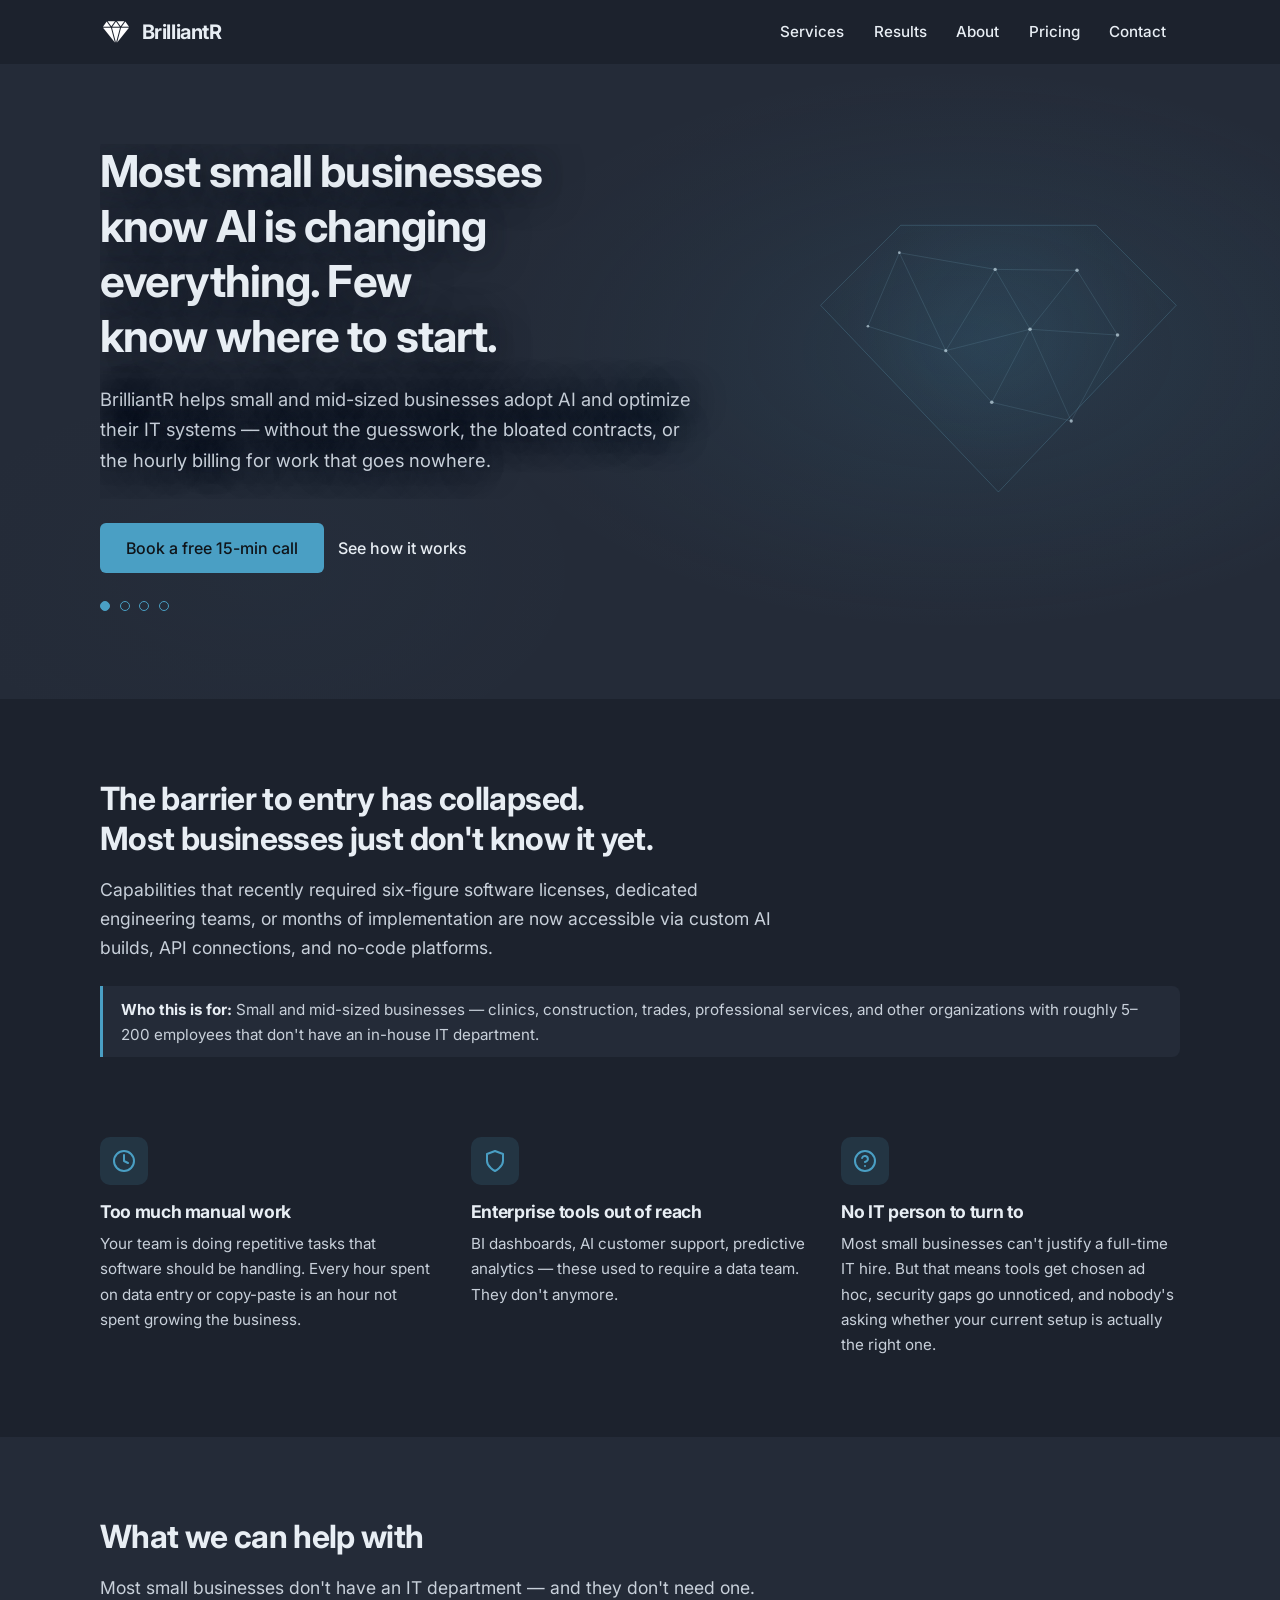
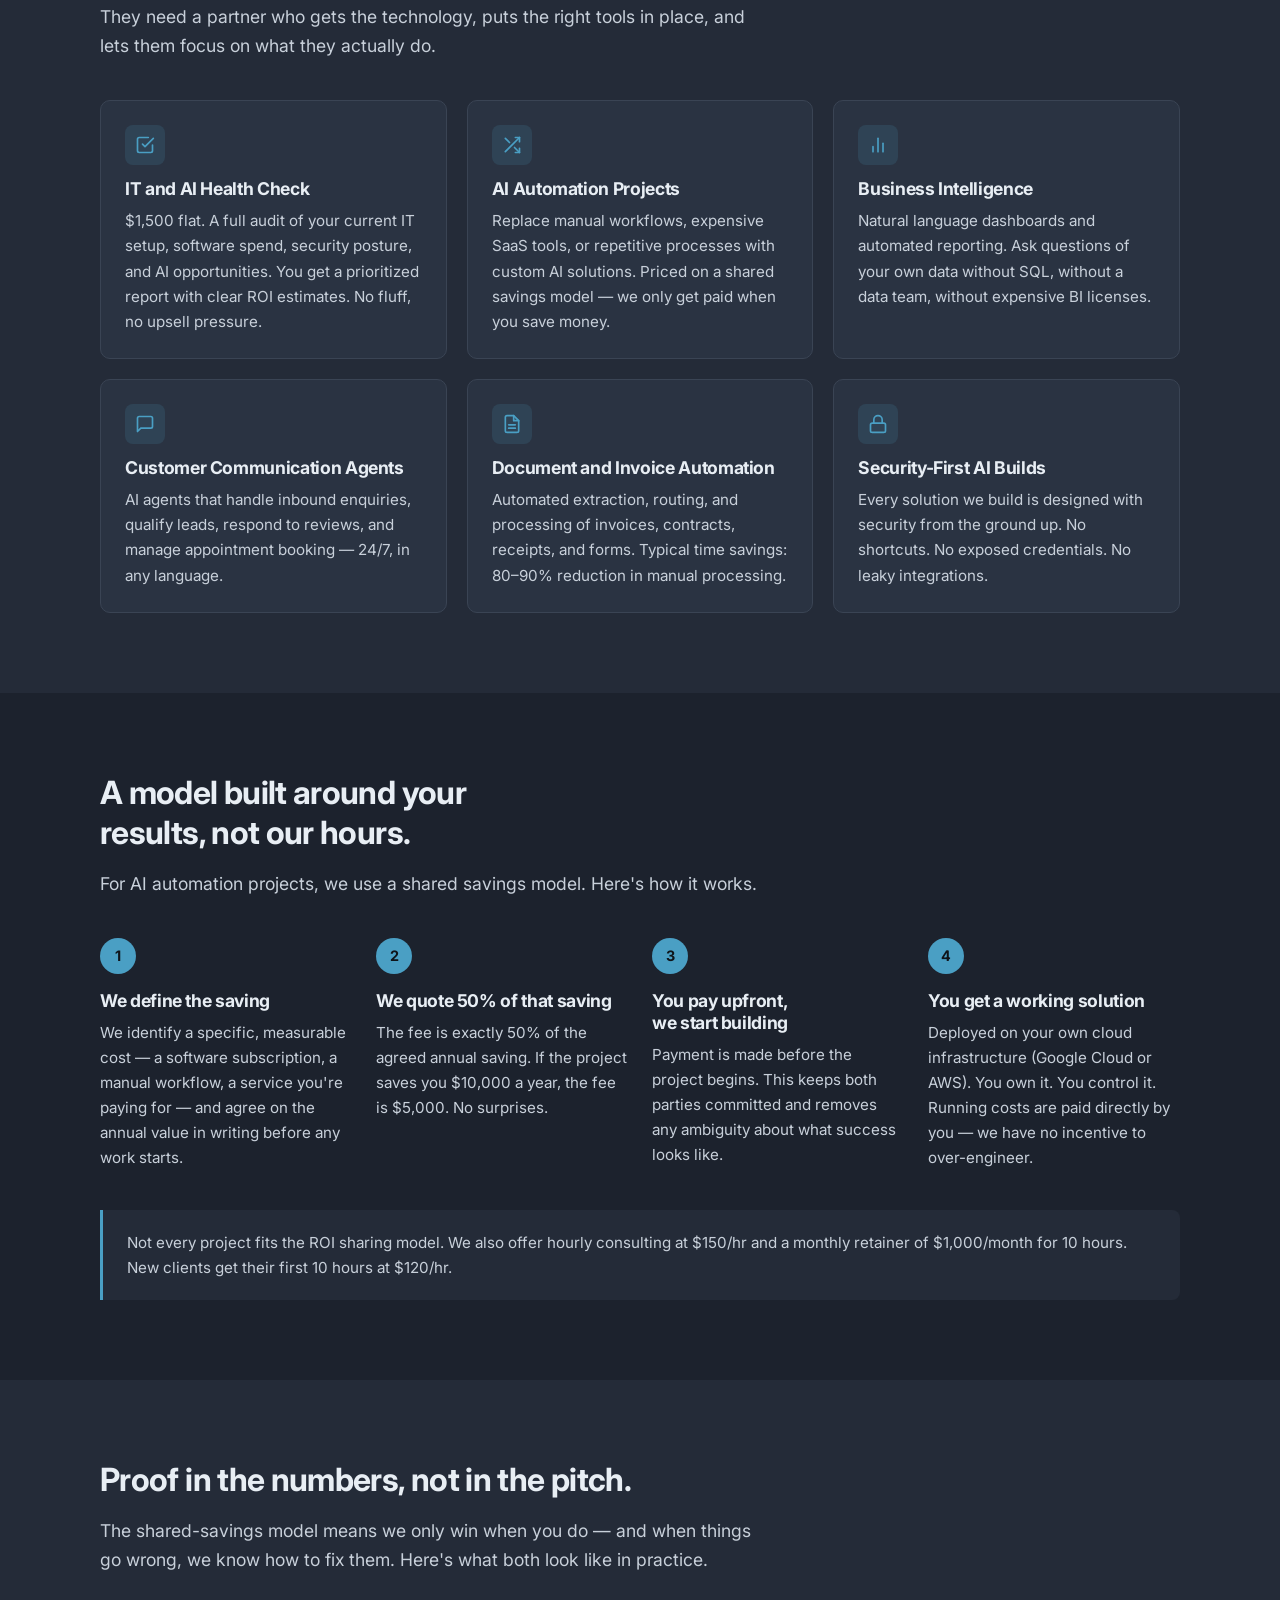
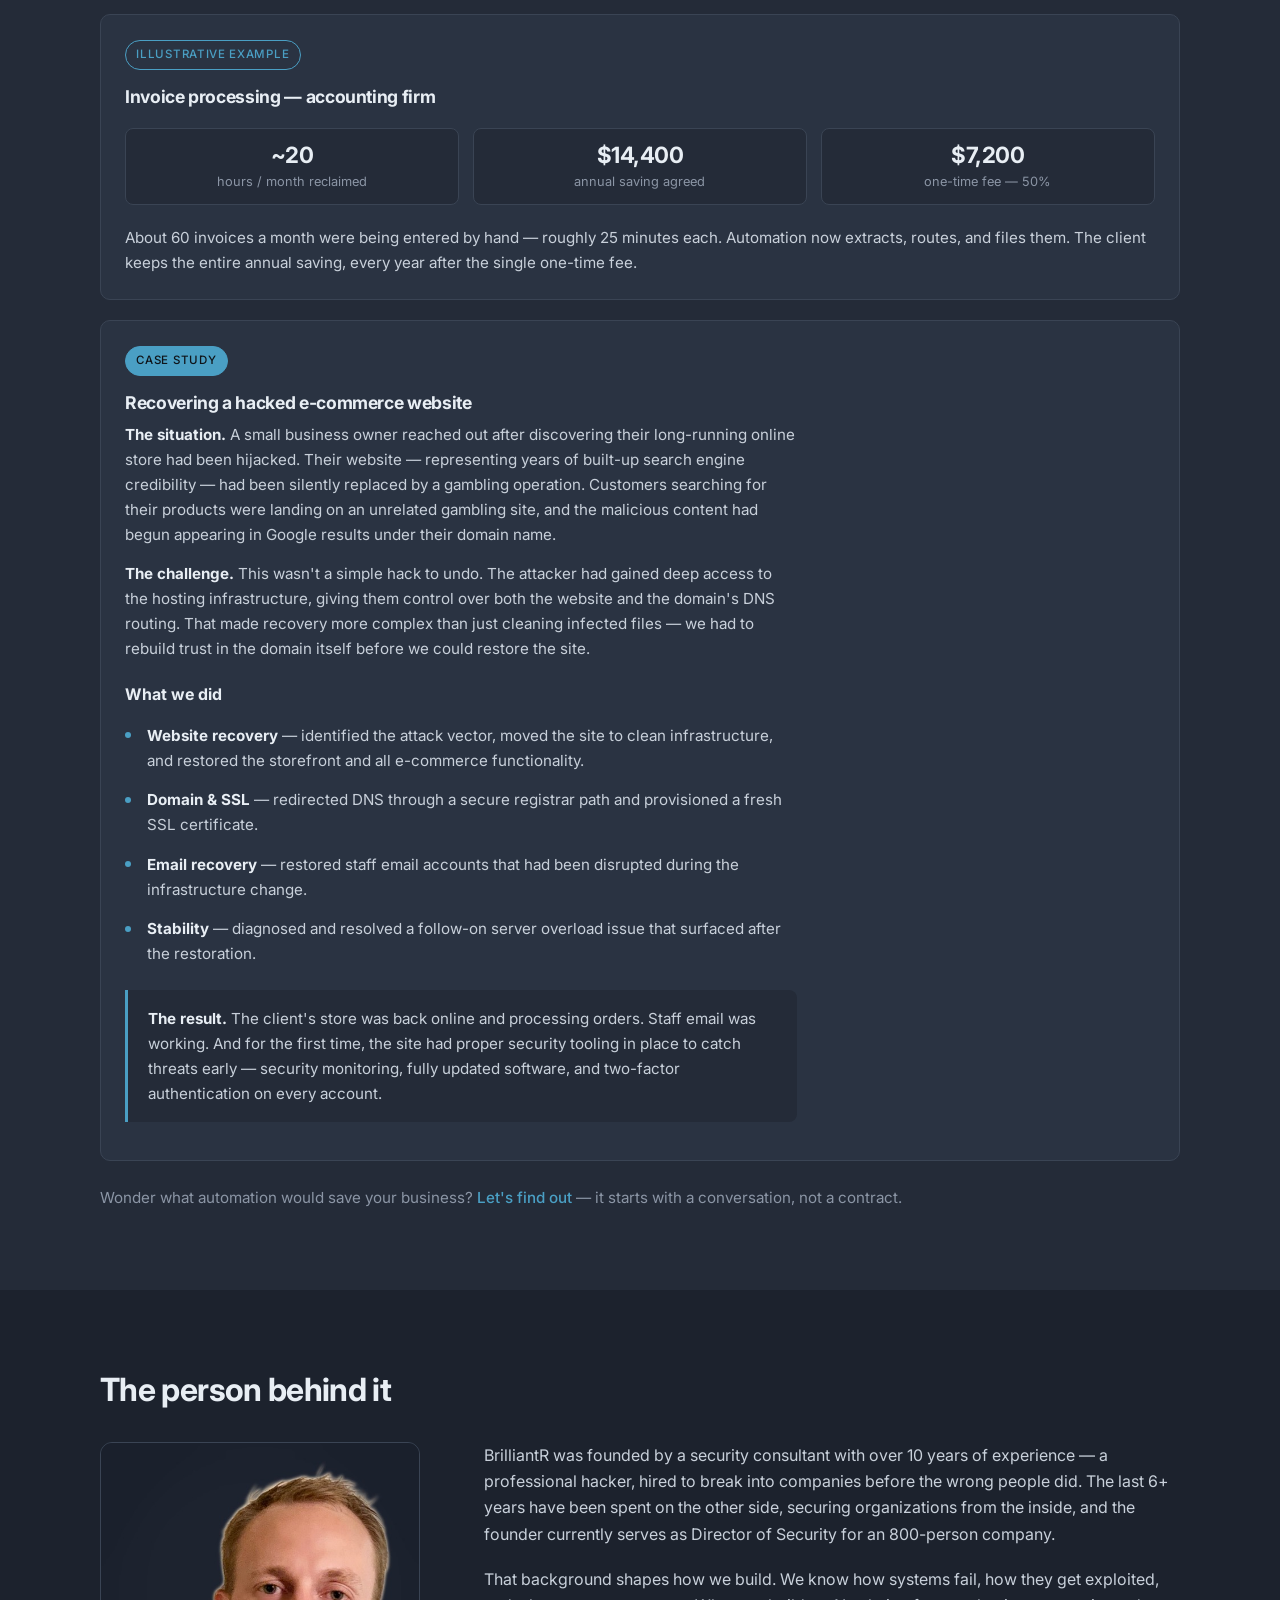
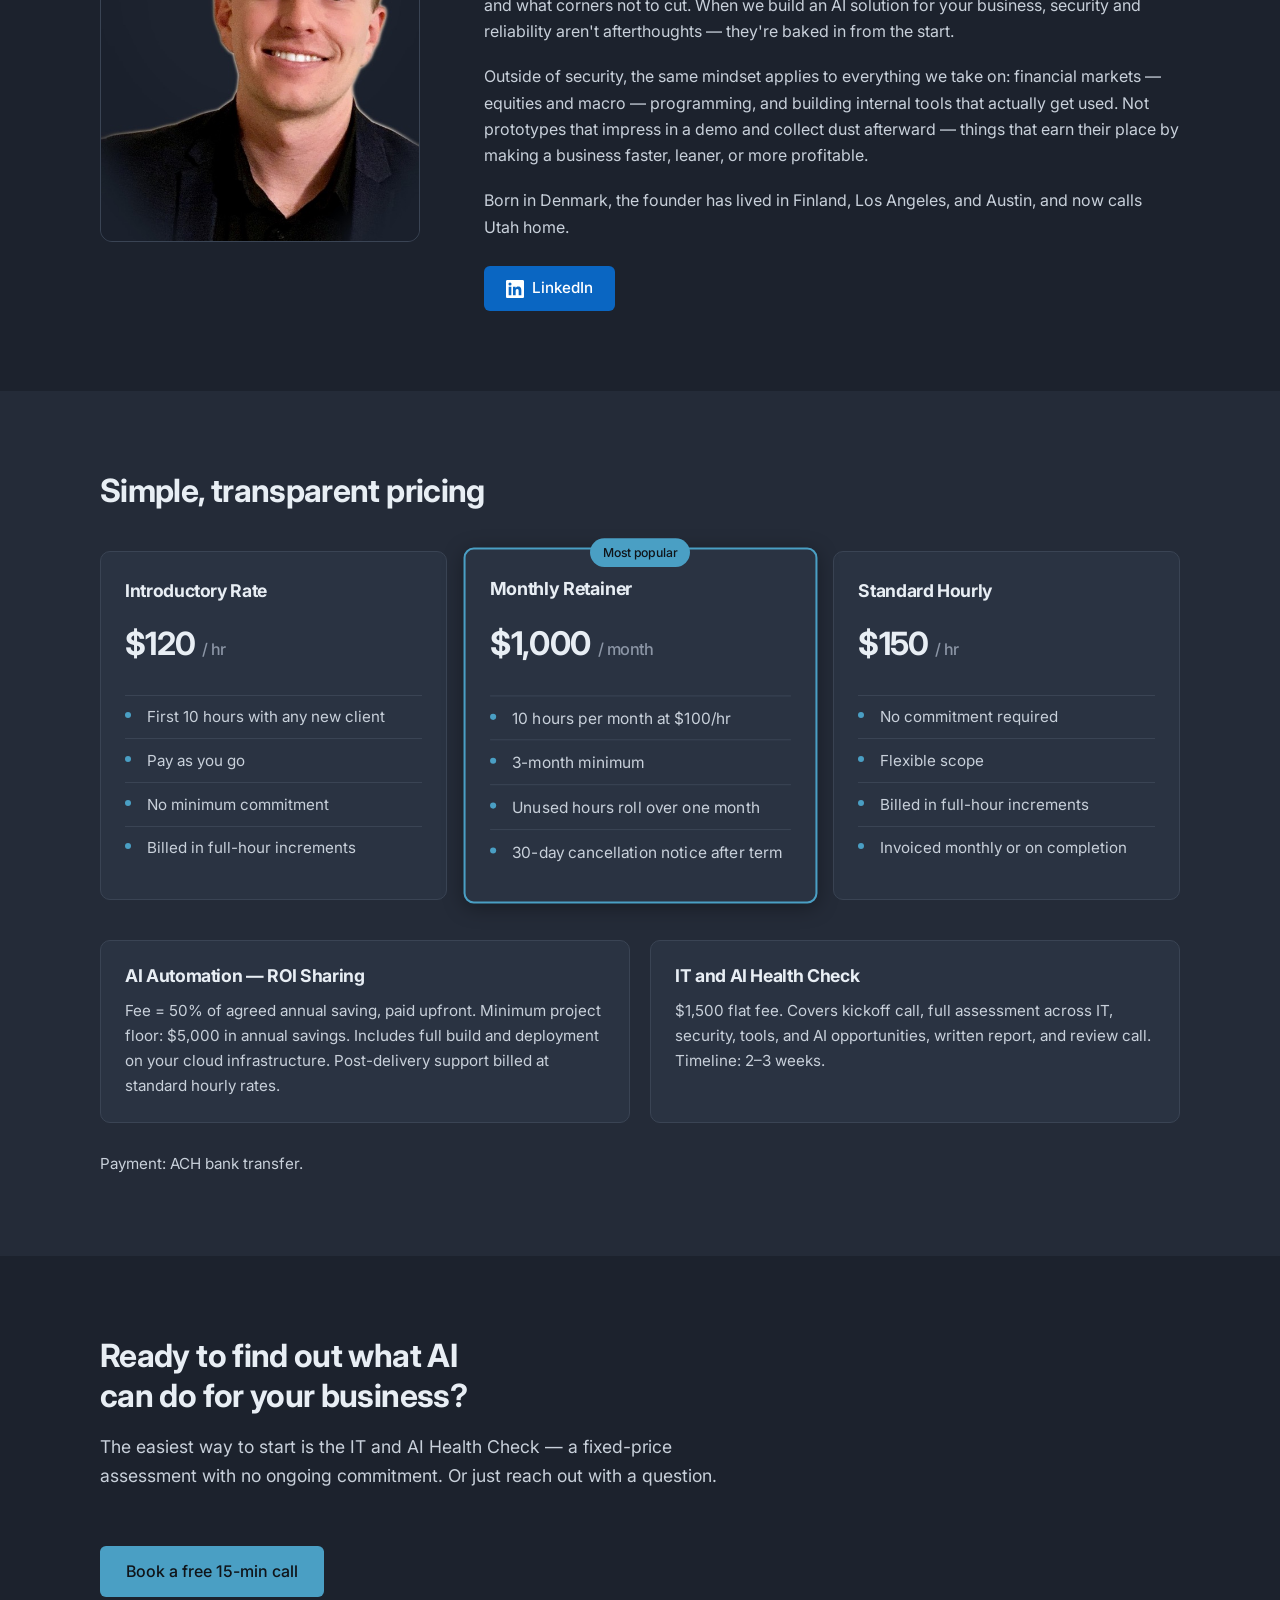
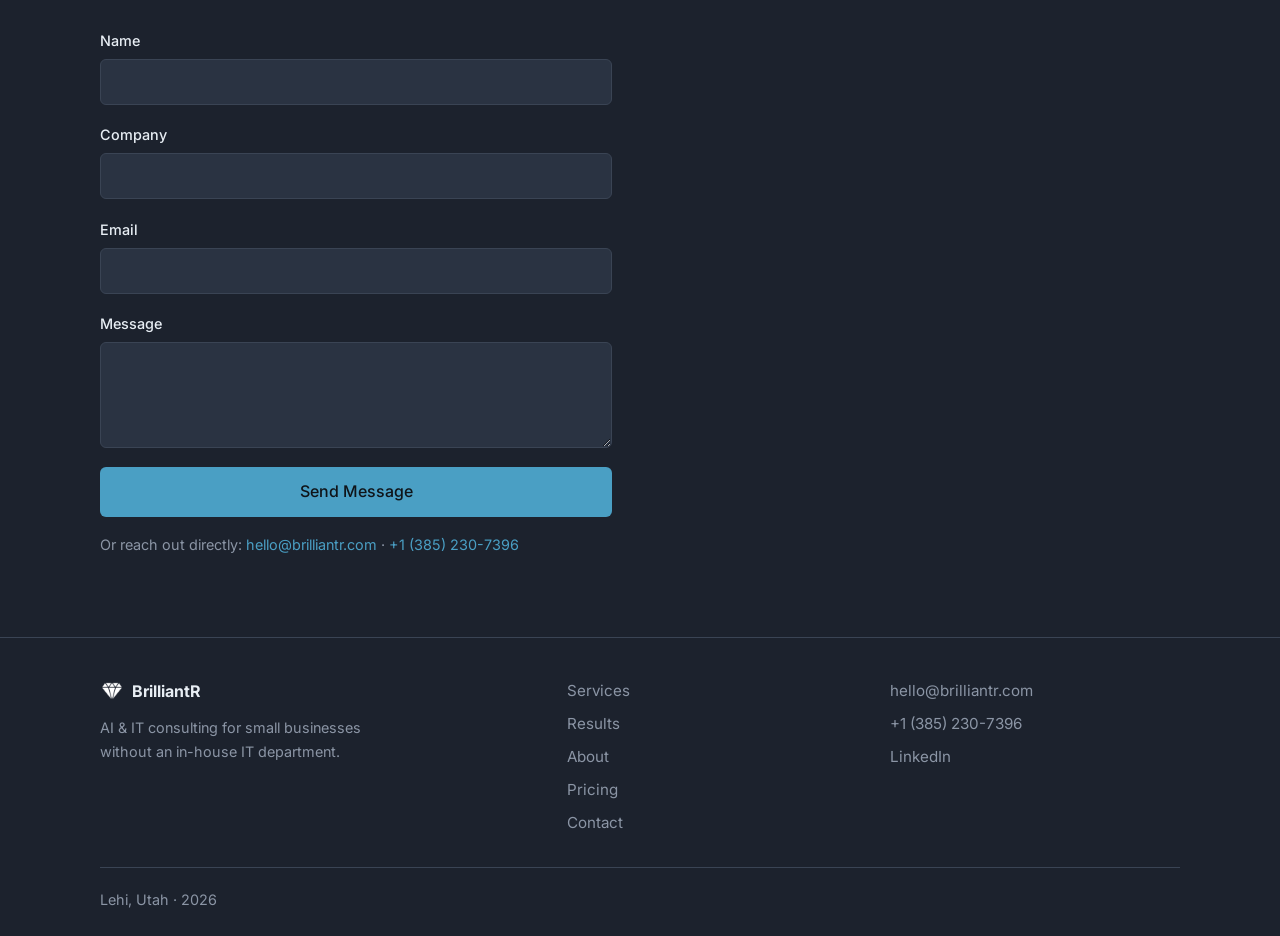
<file: index.html>
<!DOCTYPE html>
<html lang="en">
<head>
  <meta charset="UTF-8">
  <meta name="viewport" content="width=device-width, initial-scale=1.0">
  <meta name="description" content="AI and IT consulting for small businesses without an in-house IT department. Automate workflows, cut software costs, and adopt AI.">
  <meta name="robots" content="index, follow">
  <meta name="author" content="BrilliantR">
  <meta name="theme-color" content="#1C222D">
  <title>BrilliantR — AI & IT Consulting for Small Businesses</title>
  <link rel="canonical" href="https://brilliantr.com/">

  <!-- Google tag (gtag.js) — Google Analytics 4 -->
  <script async src="https://www.googletagmanager.com/gtag/js?id=G-T3CMR07BEG"></script>
  <script>
    window.dataLayer = window.dataLayer || [];
    function gtag(){dataLayer.push(arguments);}
    gtag('js', new Date());
    gtag('config', 'G-T3CMR07BEG');
  </script>


  <!-- Open Graph -->
  <meta property="og:type" content="website">
  <meta property="og:url" content="https://brilliantr.com/">
  <meta property="og:site_name" content="BrilliantR">
  <meta property="og:locale" content="en_US">
  <meta property="og:title" content="BrilliantR — AI & IT Consulting for Small Businesses">
  <meta property="og:description" content="AI and IT consulting for small businesses without an in-house IT department. Automate workflows, cut software costs, and adopt AI.">
  <meta property="og:image" content="https://brilliantr.com/images/og-card.png">
  <meta property="og:image:width" content="1200">
  <meta property="og:image:height" content="630">
  <meta property="og:image:alt" content="BrilliantR — AI & IT Consulting for Small Businesses">

  <!-- Twitter Card -->
  <meta name="twitter:card" content="summary_large_image">
  <meta name="twitter:title" content="BrilliantR — AI & IT Consulting for Small Businesses">
  <meta name="twitter:description" content="AI and IT consulting for small businesses without an in-house IT department. Automate workflows, cut software costs, and adopt AI.">
  <meta name="twitter:image" content="https://brilliantr.com/images/og-card.png">

<link rel="icon" href="images/favicon.svg?v=2" type="image/svg+xml">
  <link rel="icon" href="images/icon.png" type="image/png" sizes="32x32">
  <link rel="apple-touch-icon" href="images/apple-touch-icon.png" sizes="180x180">
  <script type="application/ld+json">
  {
    "@context": "https://schema.org",
    "@type": "ProfessionalService",
    "name": "BrilliantR",
    "url": "https://brilliantr.com",
    "description": "AI and IT consulting for small businesses without an in-house IT department. Services include AI automation, business intelligence, IT health checks, and security-first builds.",
    "email": "hello@brilliantr.com",
    "telephone": "+1-385-230-7396",
    "address": {
      "@type": "PostalAddress",
      "addressLocality": "Lehi",
      "addressRegion": "UT",
      "addressCountry": "US"
    },
    "areaServed": {
      "@type": "Country",
      "name": "United States"
    },
    "hasOfferCatalog": {
      "@type": "OfferCatalog",
      "name": "AI & IT Consulting Services",
      "itemListElement": [
        {
          "@type": "Offer",
          "itemOffered": {
            "@type": "Service",
            "name": "IT and AI Health Check",
            "description": "Full audit of your IT setup, software spend, security posture, and AI opportunities. Prioritized report with ROI estimates.",
            "offers": { "@type": "Offer", "price": "1500", "priceCurrency": "USD" }
          }
        },
        {
          "@type": "Offer",
          "itemOffered": {
            "@type": "Service",
            "name": "AI Automation Projects",
            "description": "Replace manual workflows and repetitive processes with custom AI solutions. Priced on a shared savings model."
          }
        },
        {
          "@type": "Offer",
          "itemOffered": {
            "@type": "Service",
            "name": "Business Intelligence",
            "description": "Natural language dashboards and automated reporting without SQL or a data team."
          }
        },
        {
          "@type": "Offer",
          "itemOffered": {
            "@type": "Service",
            "name": "Customer Communication Agents",
            "description": "AI agents that handle inbound enquiries, qualify leads, respond to reviews, and manage appointment booking 24/7."
          }
        },
        {
          "@type": "Offer",
          "itemOffered": {
            "@type": "Service",
            "name": "Document and Invoice Automation",
            "description": "Automated extraction, routing, and processing of invoices, contracts, receipts, and forms."
          }
        }
      ]
    },
    "founder": {
      "@type": "Person",
      "jobTitle": "AI & IT Consultant",
      "description": "Security consultant and former professional penetration tester with 10+ years experience, now Director of Security at an 800-person company.",
      "sameAs": "https://www.linkedin.com/in/runetk-dk/"
    },
    "priceRange": "$120–$1,500"
  }
  </script>
  <link rel="preconnect" href="https://fonts.googleapis.com">
  <link rel="preconnect" href="https://fonts.gstatic.com" crossorigin>
  <link rel="preload" as="style" href="https://fonts.googleapis.com/css2?family=Inter:wght@400;500;700&display=swap">
  <link rel="stylesheet" href="https://fonts.googleapis.com/css2?family=Inter:wght@400;500;700&display=swap" media="print" onload="this.media='all'">
  <noscript><link rel="stylesheet" href="https://fonts.googleapis.com/css2?family=Inter:wght@400;500;700&display=swap"></noscript>
  <link rel="stylesheet" href="css/styles.css">
  <noscript>
    <style>
      /* Fallback: without JS the first headline stays in flow and visible. */
      .hero-slides {
        height: auto;
        overflow: visible;
        transition: none;
      }
      .hero-slide {
        position: static;
        display: none;
        opacity: 1;
        visibility: visible;
      }
      .hero-slide.is-active {
        display: block;
      }
    </style>
  </noscript>
</head>
<body>
  <a class="skip-link" href="#main">Skip to content</a>
  <header class="site-header" id="site-header">
    <div class="nav-inner">
      <a class="logo" href="#top">
        <img src="images/logo.png" alt="" width="32" height="32">
        BrilliantR
      </a>
      <button
        class="nav-toggle"
        id="nav-toggle"
        type="button"
        aria-label="Open menu"
        aria-expanded="false"
        aria-controls="nav-menu"
      >
        <span></span>
        <span></span>
        <span></span>
      </button>
      <ul class="nav-links" id="nav-menu">
        <li><a href="#services">Services</a></li>
        <li><a href="#results">Results</a></li>
        <li><a href="#about">About</a></li>
        <li><a href="#pricing">Pricing</a></li>
        <li><a href="#contact">Contact</a></li>
      </ul>
    </div>
  </header>

  <main id="main">
    <section class="hero" id="top">
      <canvas class="hero-mesh" id="hero-mesh" aria-hidden="true"></canvas>
      <div class="hero-veil" aria-hidden="true"></div>
      <div class="container fade-in hero-content">
        <div class="hero-slides" id="hero-slides" role="group" aria-roledescription="carousel" aria-label="Headlines">
          <div class="hero-slide is-active" id="hero-slide-1" role="group" aria-roledescription="slide" aria-hidden="false">
            <h1>Most small businesses know AI is changing everything. Few know where to start.</h1>
            <p class="lead">BrilliantR helps small and mid-sized businesses adopt AI and optimize their IT systems — without the guesswork, the bloated contracts, or the hourly billing for work that goes nowhere.</p>
          </div>
          <div class="hero-slide" id="hero-slide-2" role="group" aria-roledescription="slide" aria-hidden="true">
            <h2>You don't need an IT department. You need the right partner.</h2>
            <p class="lead">BrilliantR brings senior security and AI expertise to businesses that can't justify a full-time hire — so you get enterprise-grade technology without the enterprise price tag.</p>
          </div>
          <div class="hero-slide" id="hero-slide-3" role="group" aria-roledescription="slide" aria-hidden="true">
            <h2>Running a non-technical business in a high-tech world?</h2>
            <p class="lead">BrilliantR speaks fluent technology so you don't have to — practical AI and IT solutions in plain language, with no jargon and no full-time IT hire required.</p>
          </div>
          <div class="hero-slide" id="hero-slide-4" role="group" aria-roledescription="slide" aria-hidden="true">
            <h2>Your team is doing work software should be doing. Automate it.</h2>
            <p class="lead">From invoice processing to customer communication, AI can reclaim hours every week. We only get paid when it actually saves you money.</p>
          </div>
        </div>
        <div class="hero-actions">
          <a class="btn btn-primary" href="https://calendar.app.google/x3fJDAPDBFuxowCc6" target="_blank" rel="noopener noreferrer">Book a free 15-min call</a>
          <a class="hero-link" href="#how-it-works">See how it works</a>
        </div>
        <div class="hero-dots" id="hero-dots" aria-label="Choose a headline">
          <button class="hero-dot is-active" type="button" aria-label="Show headline 1"></button>
          <button class="hero-dot" type="button" aria-label="Show headline 2"></button>
          <button class="hero-dot" type="button" aria-label="Show headline 3"></button>
          <button class="hero-dot" type="button" aria-label="Show headline 4"></button>
        </div>
      </div>
    </section>

    <section id="problem">
      <div class="container fade-in">
        <h2>The barrier to entry has collapsed. Most businesses just don't know it yet.</h2>
        <p class="lead">Capabilities that recently required six-figure software licenses, dedicated engineering teams, or months of implementation are now accessible via custom AI builds, API connections, and no-code platforms.</p>
        <p class="who-for"><strong>Who this is for:</strong> Small and mid-sized businesses — clinics, construction, trades, professional services, and other organizations with roughly 5–200 employees that don't have an in-house IT department.</p>
        <div class="problem-grid">
          <div class="problem-item">
            <div class="icon-wrap" aria-hidden="true">
              <svg viewBox="0 0 24 24" fill="none" stroke="currentColor" stroke-width="2" stroke-linecap="round" stroke-linejoin="round">
                <circle cx="12" cy="12" r="10"/>
                <polyline points="12 6 12 12 16 14"/>
              </svg>
            </div>
            <h3>Too much manual work</h3>
            <p>Your team is doing repetitive tasks that software should be handling. Every hour spent on data entry or copy-paste is an hour not spent growing the business.</p>
          </div>
          <div class="problem-item">
            <div class="icon-wrap" aria-hidden="true">
              <svg viewBox="0 0 24 24" fill="none" stroke="currentColor" stroke-width="2" stroke-linecap="round" stroke-linejoin="round">
                <path d="M12 22s8-4 8-10V5l-8-3-8 3v7c0 6 8 10 8 10z"/>
              </svg>
            </div>
            <h3>Enterprise tools out of reach</h3>
            <p>BI dashboards, AI customer support, predictive analytics — these used to require a data team. They don't anymore.</p>
          </div>
          <div class="problem-item">
            <div class="icon-wrap" aria-hidden="true">
              <svg viewBox="0 0 24 24" fill="none" stroke="currentColor" stroke-width="2" stroke-linecap="round" stroke-linejoin="round">
                <circle cx="12" cy="12" r="10"/>
                <path d="M9.09 9a3 3 0 0 1 5.83 1c0 2-3 3-3 3"/>
                <line x1="12" y1="17" x2="12.01" y2="17"/>
              </svg>
            </div>
            <h3>No IT person to turn to</h3>
            <p>Most small businesses can't justify a full-time IT hire. But that means tools get chosen ad hoc, security gaps go unnoticed, and nobody's asking whether your current setup is actually the right one.</p>
          </div>
        </div>
      </div>
    </section>

    <section class="section-alt" id="services">
      <div class="container fade-in">
        <h2>What we can help with</h2>
        <p class="lead">Most small businesses don't have an IT department — and they don't need one. They need a partner who gets the technology, puts the right tools in place, and lets them focus on what they actually do.</p>
        <div class="services-grid">
          <article class="service-card">
            <div class="icon-wrap" aria-hidden="true">
              <svg viewBox="0 0 24 24" fill="none" stroke="currentColor" stroke-width="2" stroke-linecap="round" stroke-linejoin="round">
                <path d="M9 11l3 3L22 4"/>
                <path d="M21 12v7a2 2 0 0 1-2 2H5a2 2 0 0 1-2-2V5a2 2 0 0 1 2-2h11"/>
              </svg>
            </div>
            <h3>IT and AI Health Check</h3>
            <p>$1,500 flat. A full audit of your current IT setup, software spend, security posture, and AI opportunities. You get a prioritized report with clear ROI estimates. No fluff, no upsell pressure.</p>
          </article>
          <article class="service-card">
            <div class="icon-wrap" aria-hidden="true">
              <svg viewBox="0 0 24 24" fill="none" stroke="currentColor" stroke-width="2" stroke-linecap="round" stroke-linejoin="round">
                <polyline points="16 3 21 3 21 8"/>
                <line x1="4" y1="20" x2="21" y2="3"/>
                <polyline points="21 16 21 21 16 21"/>
                <line x1="15" y1="15" x2="21" y2="21"/>
                <line x1="4" y1="4" x2="9" y2="9"/>
              </svg>
            </div>
            <h3>AI Automation Projects</h3>
            <p>Replace manual workflows, expensive SaaS tools, or repetitive processes with custom AI solutions. Priced on a shared savings model — we only get paid when you save money.</p>
          </article>
          <article class="service-card">
            <div class="icon-wrap" aria-hidden="true">
              <svg viewBox="0 0 24 24" fill="none" stroke="currentColor" stroke-width="2" stroke-linecap="round" stroke-linejoin="round">
                <line x1="18" y1="20" x2="18" y2="10"/>
                <line x1="12" y1="20" x2="12" y2="4"/>
                <line x1="6" y1="20" x2="6" y2="14"/>
              </svg>
            </div>
            <h3>Business Intelligence</h3>
            <p>Natural language dashboards and automated reporting. Ask questions of your own data without SQL, without a data team, without expensive BI licenses.</p>
          </article>
          <article class="service-card">
            <div class="icon-wrap" aria-hidden="true">
              <svg viewBox="0 0 24 24" fill="none" stroke="currentColor" stroke-width="2" stroke-linecap="round" stroke-linejoin="round">
                <path d="M21 15a2 2 0 0 1-2 2H7l-4 4V5a2 2 0 0 1 2-2h14a2 2 0 0 1 2 2z"/>
              </svg>
            </div>
            <h3>Customer Communication Agents</h3>
            <p>AI agents that handle inbound enquiries, qualify leads, respond to reviews, and manage appointment booking — 24/7, in any language.</p>
          </article>
          <article class="service-card">
            <div class="icon-wrap" aria-hidden="true">
              <svg viewBox="0 0 24 24" fill="none" stroke="currentColor" stroke-width="2" stroke-linecap="round" stroke-linejoin="round">
                <path d="M14 2H6a2 2 0 0 0-2 2v16a2 2 0 0 0 2 2h12a2 2 0 0 0 2-2V8z"/>
                <polyline points="14 2 14 8 20 8"/>
                <line x1="16" y1="13" x2="8" y2="13"/>
                <line x1="16" y1="17" x2="8" y2="17"/>
              </svg>
            </div>
            <h3>Document and Invoice Automation</h3>
            <p>Automated extraction, routing, and processing of invoices, contracts, receipts, and forms. Typical time savings: 80–90% reduction in manual processing.</p>
          </article>
          <article class="service-card">
            <div class="icon-wrap" aria-hidden="true">
              <svg viewBox="0 0 24 24" fill="none" stroke="currentColor" stroke-width="2" stroke-linecap="round" stroke-linejoin="round">
                <rect x="3" y="11" width="18" height="11" rx="2" ry="2"/>
                <path d="M7 11V7a5 5 0 0 1 10 0v4"/>
              </svg>
            </div>
            <h3>Security-First AI Builds</h3>
            <p>Every solution we build is designed with security from the ground up. No shortcuts. No exposed credentials. No leaky integrations.</p>
          </article>
        </div>
      </div>
    </section>

    <section id="how-it-works">
      <div class="container fade-in">
        <h2>A model built around your results, not our hours.</h2>
        <p class="lead">For AI automation projects, we use a shared savings model. Here's how it works.</p>
        <div class="timeline">
          <div class="timeline-step">
            <h3>We define the saving</h3>
            <p>We identify a specific, measurable cost — a software subscription, a manual workflow, a service you're paying for — and agree on the annual value in writing before any work starts.</p>
          </div>
          <div class="timeline-step">
            <h3>We quote 50% of that saving</h3>
            <p>The fee is exactly 50% of the agreed annual saving. If the project saves you $10,000 a year, the fee is $5,000. No surprises.</p>
          </div>
          <div class="timeline-step">
            <h3>You pay upfront, we start building</h3>
            <p>Payment is made before the project begins. This keeps both parties committed and removes any ambiguity about what success looks like.</p>
          </div>
          <div class="timeline-step">
            <h3>You get a working solution</h3>
            <p>Deployed on your own cloud infrastructure (Google Cloud or AWS). You own it. You control it. Running costs are paid directly by you — we have no incentive to over-engineer.</p>
          </div>
        </div>
        <p class="how-note">Not every project fits the ROI sharing model. We also offer hourly consulting at $150/hr and a monthly retainer of $1,000/month for 10 hours. New clients get their first 10 hours at $120/hr.</p>
      </div>
    </section>

    <section class="section-alt" id="results">
      <div class="container fade-in">
        <h2>Proof in the numbers, not in the pitch.</h2>
        <p class="lead">The shared-savings model means we only win when you do — and when things go wrong, we know how to fix them. Here's what both look like in practice.</p>
        <div class="proof-grid">
          <article class="proof-case">
            <span class="proof-tag">Illustrative example</span>
            <h3>Invoice processing — accounting firm</h3>
            <div class="proof-math">
              <div class="proof-stat">
                <span class="proof-number">~20</span>
                <span class="proof-label">hours / month reclaimed</span>
              </div>
              <div class="proof-stat">
                <span class="proof-number">$14,400</span>
                <span class="proof-label">annual saving agreed</span>
              </div>
              <div class="proof-stat">
                <span class="proof-number">$7,200</span>
                <span class="proof-label">one-time fee — 50%</span>
              </div>
            </div>
            <p>About 60 invoices a month were being entered by hand — roughly 25 minutes each. Automation now extracts, routes, and files them. The client keeps the entire annual saving, every year after the single one-time fee.</p>
          </article>
          <article class="proof-case case-study">
            <span class="proof-tag filled">Case study</span>
            <h3>Recovering a hacked e-commerce website</h3>
            <p><strong>The situation.</strong> A small business owner reached out after discovering their long-running online store had been hijacked. Their website — representing years of built-up search engine credibility — had been silently replaced by a gambling operation. Customers searching for their products were landing on an unrelated gambling site, and the malicious content had begun appearing in Google results under their domain name.</p>
            <p><strong>The challenge.</strong> This wasn't a simple hack to undo. The attacker had gained deep access to the hosting infrastructure, giving them control over both the website and the domain's DNS routing. That made recovery more complex than just cleaning infected files — we had to rebuild trust in the domain itself before we could restore the site.</p>
            <h4>What we did</h4>
            <ul>
              <li><strong>Website recovery</strong> — identified the attack vector, moved the site to clean infrastructure, and restored the storefront and all e-commerce functionality.</li>
              <li><strong>Domain &amp; SSL</strong> — redirected DNS through a secure registrar path and provisioned a fresh SSL certificate.</li>
              <li><strong>Email recovery</strong> — restored staff email accounts that had been disrupted during the infrastructure change.</li>
              <li><strong>Stability</strong> — diagnosed and resolved a follow-on server overload issue that surfaced after the restoration.</li>
            </ul>
            <p class="case-result"><strong>The result.</strong> The client's store was back online and processing orders. Staff email was working. And for the first time, the site had proper security tooling in place to catch threats early — security monitoring, fully updated software, and two-factor authentication on every account.</p>
          </article>
        </div>
        <p class="proof-cta">Wonder what automation would save your business? <a href="#contact">Let's find out</a> — it starts with a conversation, not a contract.</p>
      </div>
    </section>

    <section id="about">
      <div class="container fade-in">
        <h2>The person behind it</h2>
        <div class="about-layout">
          <div class="about-photo">
            <img
              src="images/photo.jpg"
              srcset="images/photo-560.jpg 560w, images/photo.jpg 800w"
              sizes="(min-width: 768px) 280px, 320px"
              alt="Portrait of the founder of BrilliantR"
              width="800"
              height="1000"
              loading="lazy"
            >
          </div>
          <div class="about-text">
            <p>BrilliantR was founded by a security consultant with over 10 years of experience — a professional hacker, hired to break into companies before the wrong people did. The last 6+ years have been spent on the other side, securing organizations from the inside, and the founder currently serves as Director of Security for an 800-person company.</p>
            <p>That background shapes how we build. We know how systems fail, how they get exploited, and what corners not to cut. When we build an AI solution for your business, security and reliability aren't afterthoughts — they're baked in from the start.</p>
            <p>Outside of security, the same mindset applies to everything we take on: financial markets — equities and macro — programming, and building internal tools that actually get used. Not prototypes that impress in a demo and collect dust afterward — things that earn their place by making a business faster, leaner, or more profitable.</p>
            <p>Born in Denmark, the founder has lived in Finland, Los Angeles, and Austin, and now calls Utah home.</p>
            <a class="btn btn-linkedin" href="https://www.linkedin.com/in/runetk-dk/" target="_blank" rel="noopener noreferrer">
              <svg width="18" height="18" viewBox="0 0 24 24" fill="currentColor" aria-hidden="true">
                <path d="M20.447 20.452h-3.554v-5.569c0-1.328-.027-3.037-1.852-3.037-1.853 0-2.136 1.445-2.136 2.939v5.667H9.351V9h3.414v1.561h.046c.477-.9 1.637-1.85 3.37-1.85 3.601 0 4.267 2.37 4.267 5.455v6.286zM5.337 7.433a2.062 2.062 0 01-2.063-2.065 2.064 2.064 0 112.063 2.065zm1.782 13.019H3.555V9h3.564v11.452zM22.225 0H1.771C.792 0 0 .774 0 1.729v20.542C0 23.227.792 24 1.771 24h20.451C23.2 24 24 23.227 24 22.271V1.729C24 .774 23.2 0 22.222 0h.003z"/>
              </svg>
              LinkedIn
            </a>
          </div>
        </div>
      </div>
    </section>

    <section class="section-alt" id="pricing">
      <div class="container fade-in">
        <h2>Simple, transparent pricing</h2>
        <div class="pricing-grid">
          <article class="price-card">
            <h3>Introductory Rate</h3>
            <p class="price-amount">$120 <span>/ hr</span></p>
            <ul>
              <li>First 10 hours with any new client</li>
              <li>Pay as you go</li>
              <li>No minimum commitment</li>
              <li>Billed in full-hour increments</li>
            </ul>
          </article>
          <article class="price-card featured">
            <span class="price-badge">Most popular</span>
            <h3>Monthly Retainer</h3>
            <p class="price-amount">$1,000 <span>/ month</span></p>
            <ul>
              <li>10 hours per month at $100/hr</li>
              <li>3-month minimum</li>
              <li>Unused hours roll over one month</li>
              <li>30-day cancellation notice after term</li>
            </ul>
          </article>
          <article class="price-card">
            <h3>Standard Hourly</h3>
            <p class="price-amount">$150 <span>/ hr</span></p>
            <ul>
              <li>No commitment required</li>
              <li>Flexible scope</li>
              <li>Billed in full-hour increments</li>
              <li>Invoiced monthly or on completion</li>
            </ul>
          </article>
        </div>

        <div class="pricing-bands">
          <div class="pricing-band">
            <h3>AI Automation — ROI Sharing</h3>
            <p>Fee = 50% of agreed annual saving, paid upfront. Minimum project floor: $5,000 in annual savings. Includes full build and deployment on your cloud infrastructure. Post-delivery support billed at standard hourly rates.</p>
          </div>
          <div class="pricing-band">
            <h3>IT and AI Health Check</h3>
            <p>$1,500 flat fee. Covers kickoff call, full assessment across IT, security, tools, and AI opportunities, written report, and review call. Timeline: 2–3 weeks.</p>
          </div>
        </div>

        <p class="payment-note">Payment: ACH bank transfer.</p>
      </div>
    </section>

    <section id="contact">
      <div class="container fade-in">
        <h2>Ready to find out what AI can do for your business?</h2>
        <p class="lead">The easiest way to start is the IT and AI Health Check — a fixed-price assessment with no ongoing commitment. Or just reach out with a question.</p>
        <a class="btn btn-primary booking-cta" href="https://calendar.app.google/x3fJDAPDBFuxowCc6" target="_blank" rel="noopener noreferrer">Book a free 15-min call</a>
        <form class="contact-form" id="contact-form">
          <div class="form-field">
            <label for="name">Name</label>
            <input type="text" id="name" name="name" required autocomplete="name">
          </div>
          <div class="form-field">
            <label for="company">Company</label>
            <input type="text" id="company" name="company" autocomplete="organization">
          </div>
          <div class="form-field">
            <label for="email">Email</label>
            <input type="email" id="email" name="email" required autocomplete="email">
          </div>
          <div class="form-field">
            <label for="message">Message</label>
            <textarea id="message" name="message" rows="4" required></textarea>
          </div>
          <!-- Honeypot: bots fill this in, humans don't. Hidden by CSS. -->
          <input type="text" name="botcheck" class="form-honeypot" tabindex="-1" autocomplete="off" aria-hidden="true">
          <button class="btn btn-primary" type="submit">Send Message</button>
        </form>
        <p class="form-status" id="form-status" role="status" aria-live="polite"></p>
        <p class="form-note">Or reach out directly: <a href="mailto:hello@brilliantr.com">hello@brilliantr.com</a> · <a href="tel:+13852307396">+1 (385) 230-7396</a></p>
      </div>
    </section>
  </main>

  <footer class="site-footer">
    <div class="container">
      <div class="footer-inner">
        <div class="footer-col footer-brand-col">
          <span class="footer-brand">
            <img src="images/logo.png" alt="" width="24" height="24">
            BrilliantR
          </span>
          <p class="footer-tagline">AI &amp; IT consulting for small businesses without an in-house IT department.</p>
        </div>
        <nav class="footer-col footer-nav" aria-label="Footer">
          <a href="#services">Services</a>
          <a href="#results">Results</a>
          <a href="#about">About</a>
          <a href="#pricing">Pricing</a>
          <a href="#contact">Contact</a>
        </nav>
        <div class="footer-col footer-contact">
          <a href="mailto:hello@brilliantr.com">hello@brilliantr.com</a>
          <a href="tel:+13852307396">+1 (385) 230-7396</a>
          <a href="https://www.linkedin.com/in/runetk-dk/" target="_blank" rel="noopener noreferrer">LinkedIn</a>
        </div>
      </div>
      <p class="footer-meta">Lehi, Utah · <span id="year"></span></p>
    </div>
  </footer>

  <script src="js/main.js" defer></script>
  <script src="js/hero-mesh.js" defer></script>
</body>
</html>
</file>
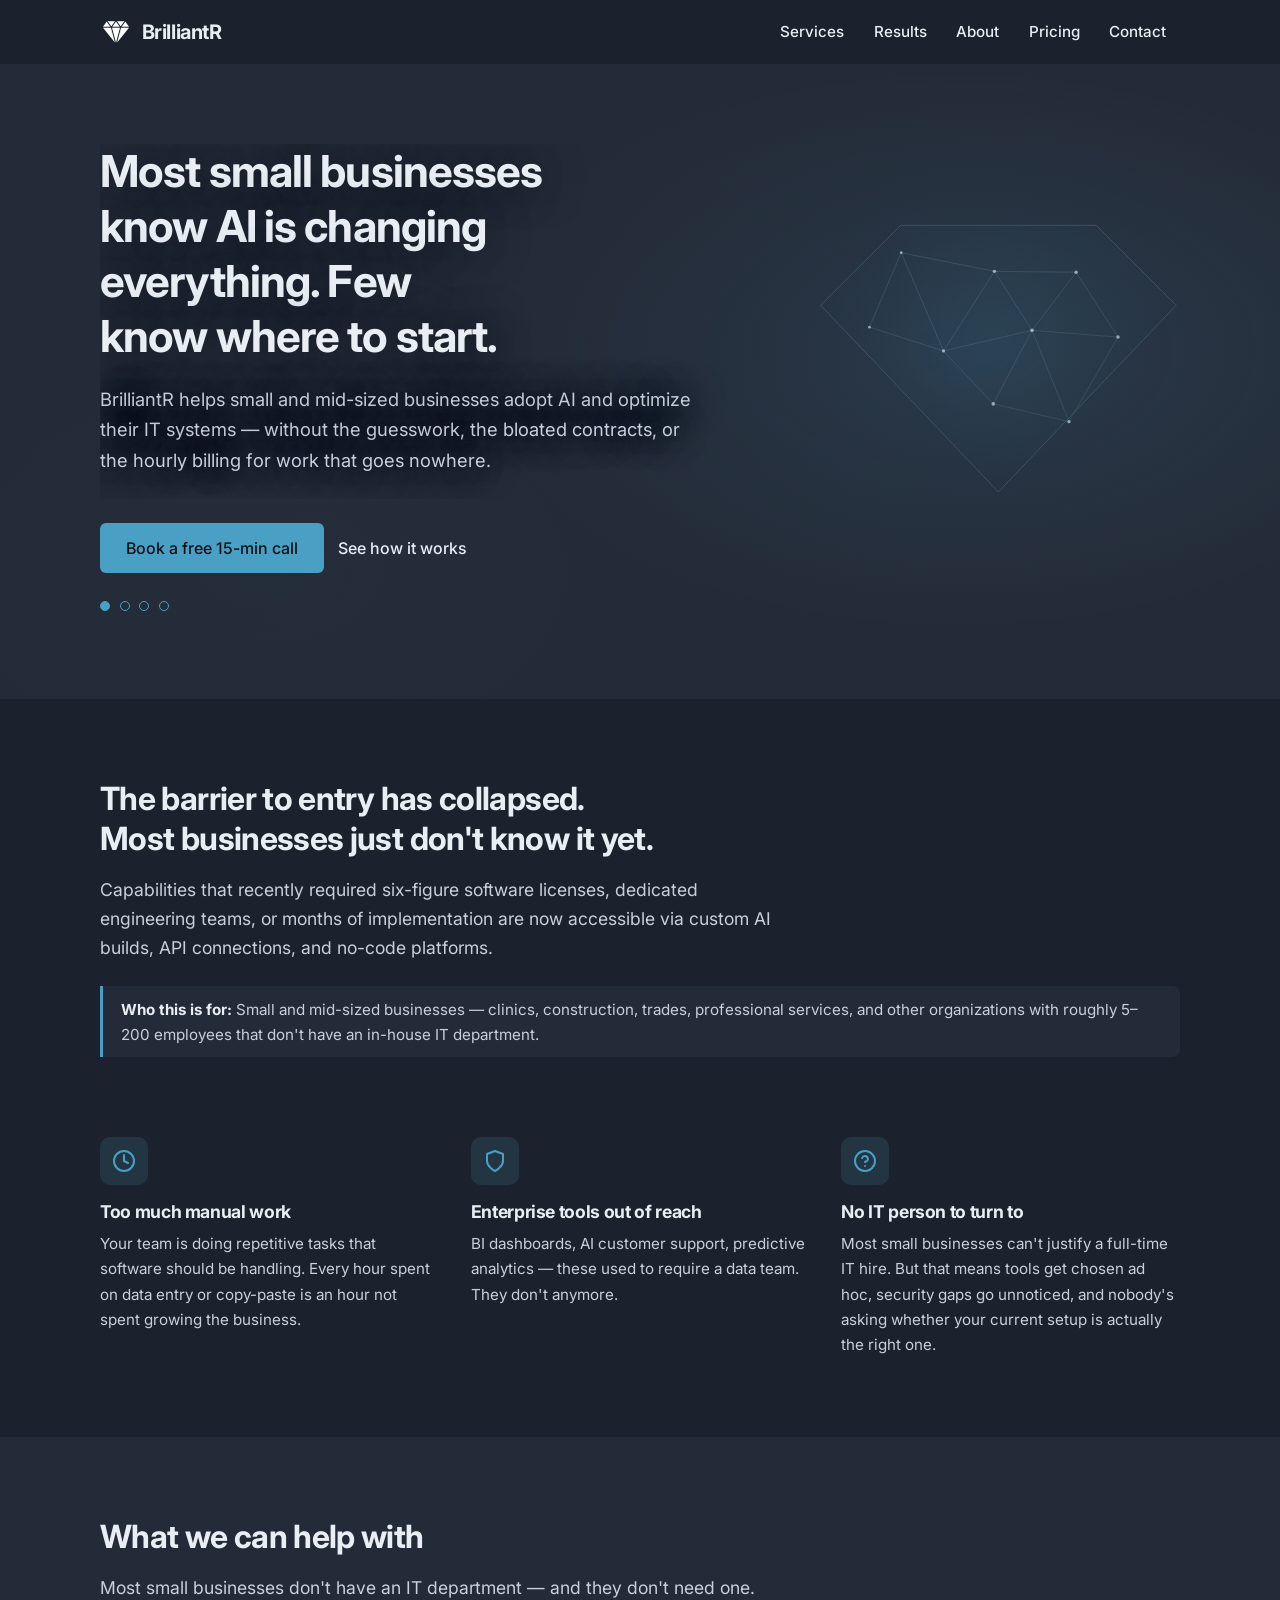
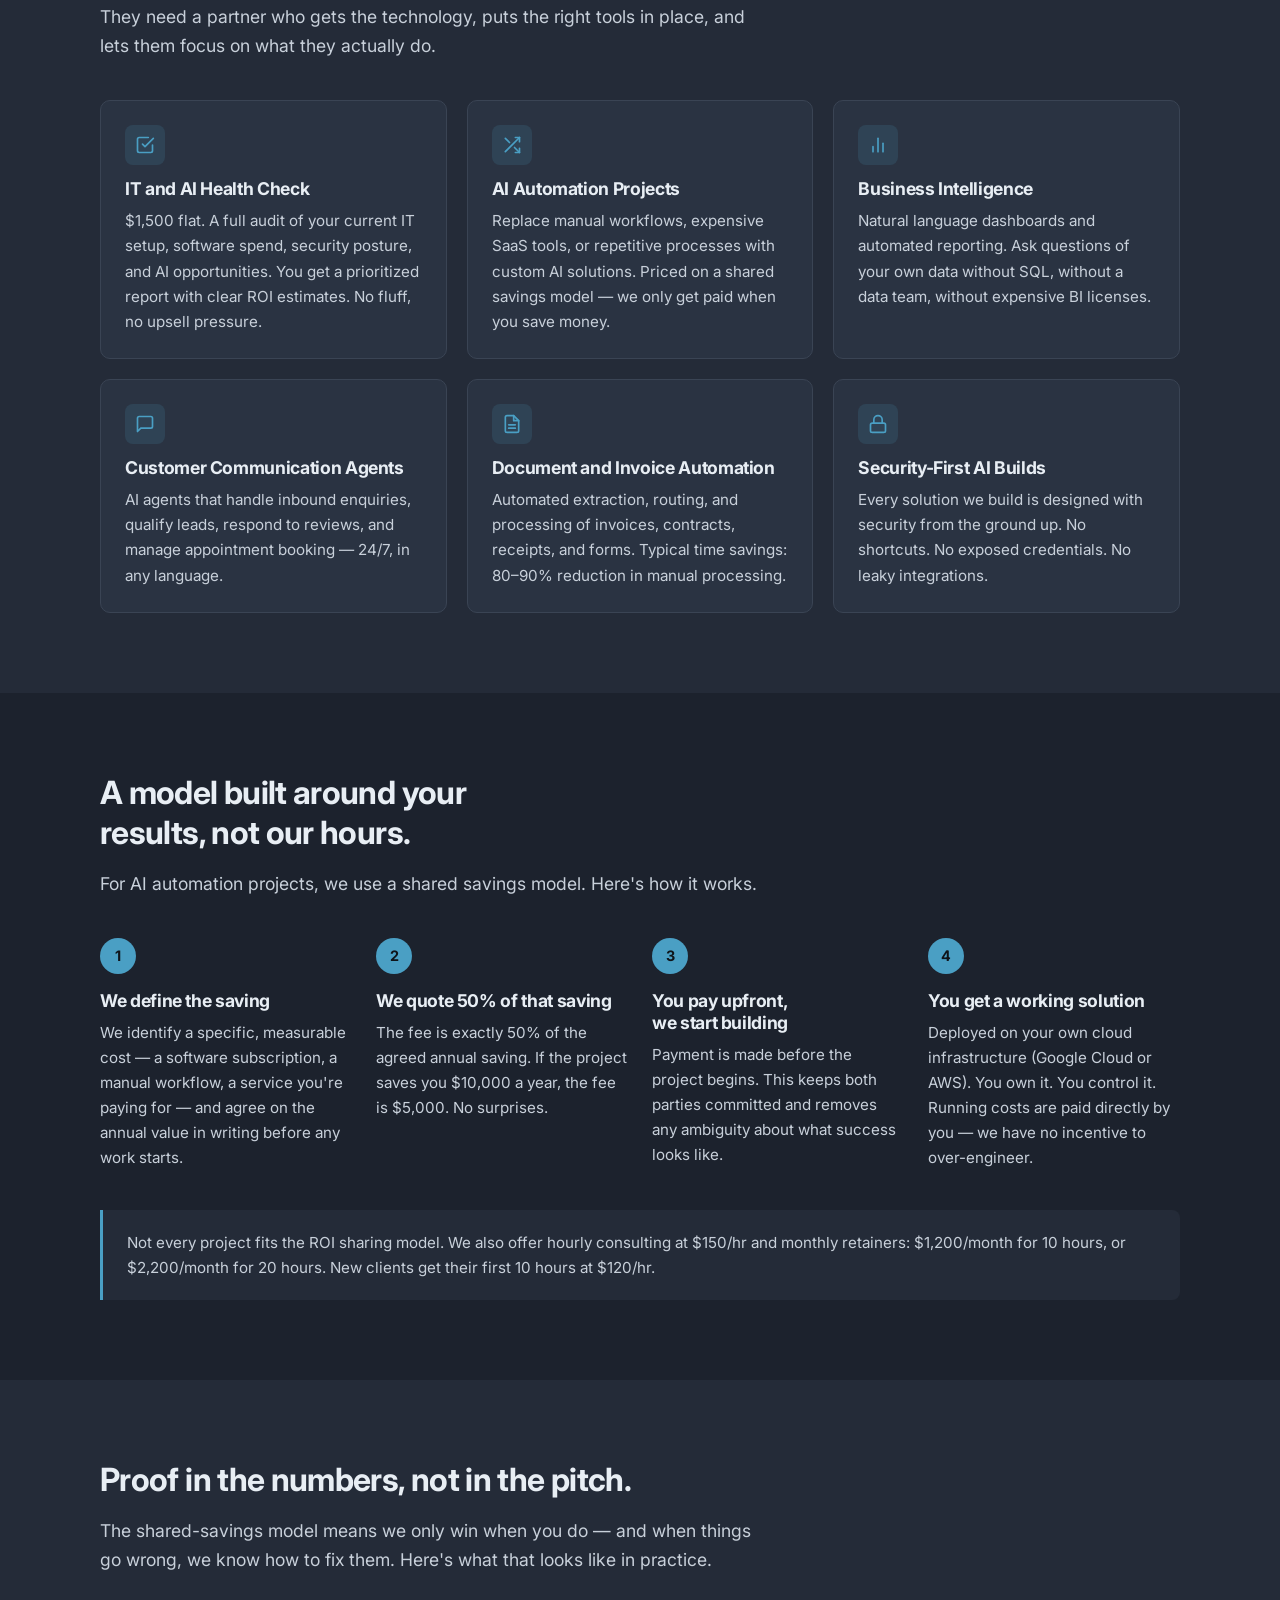
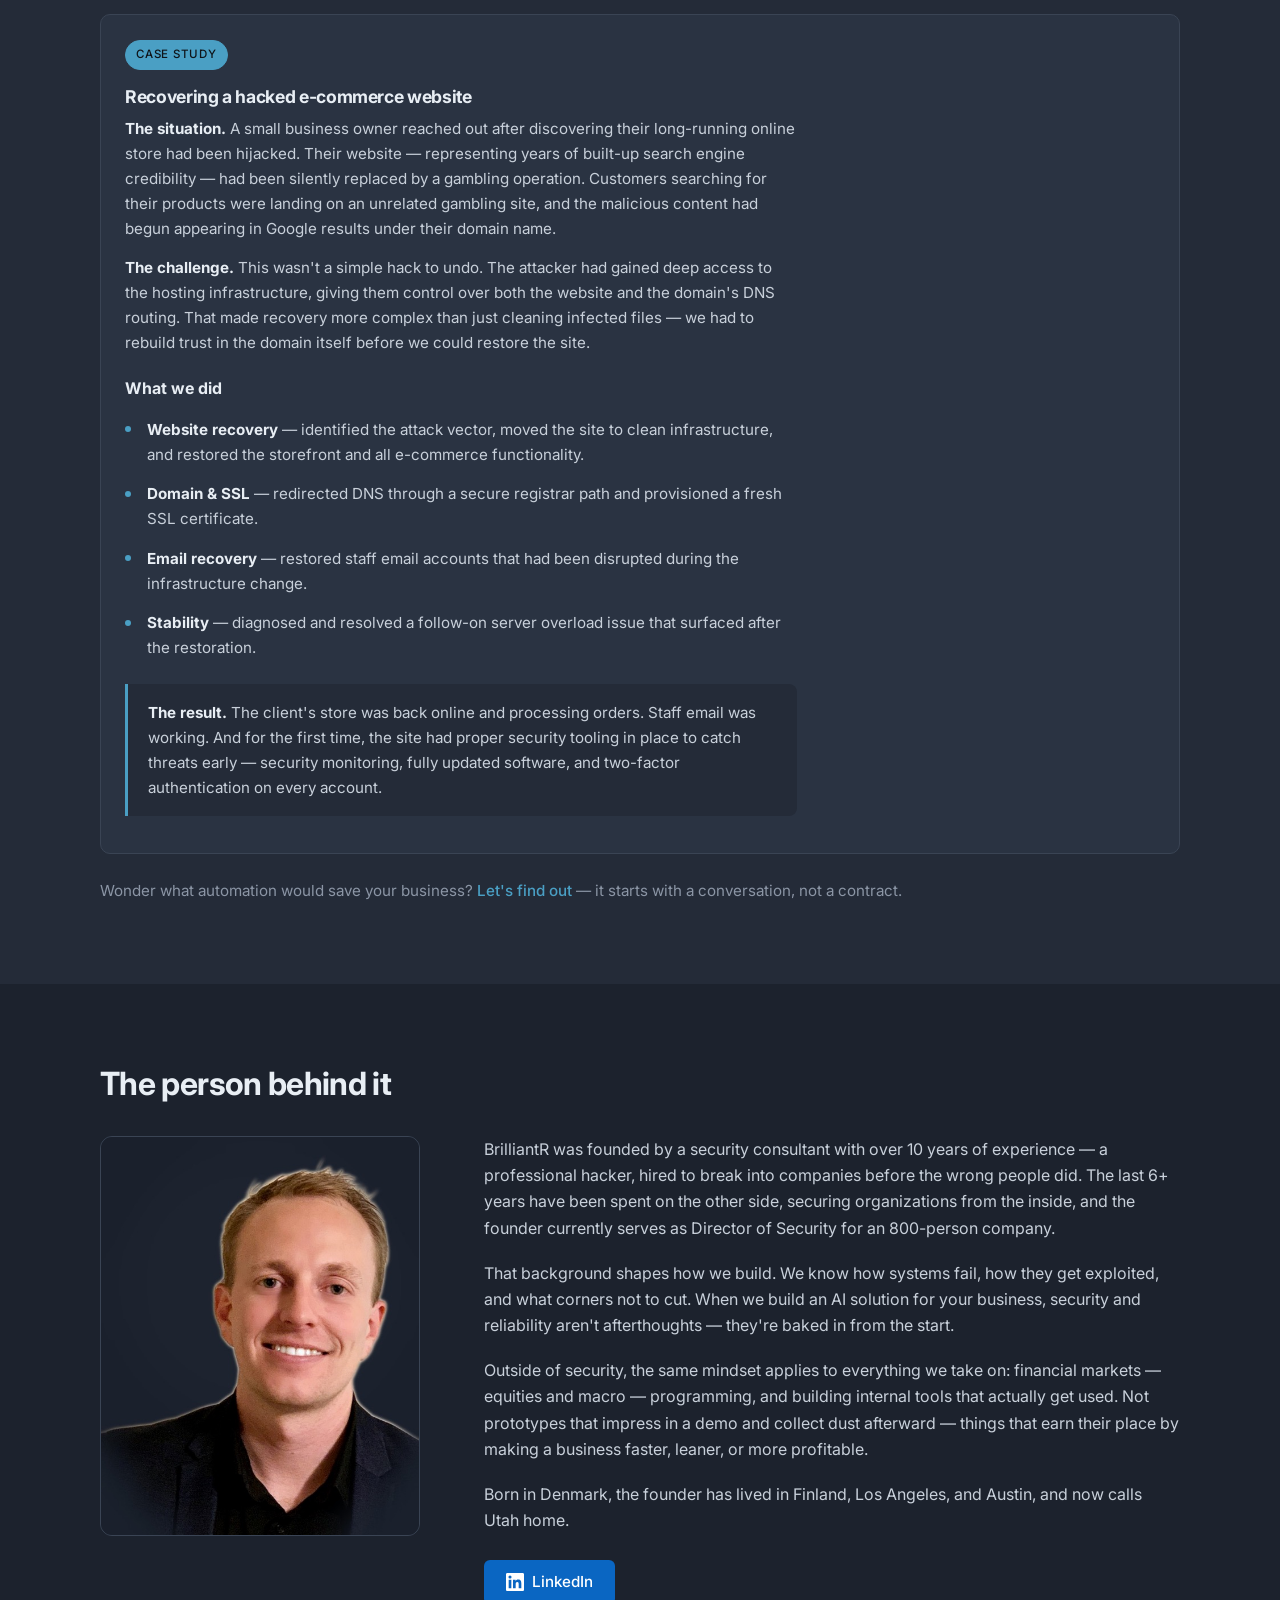
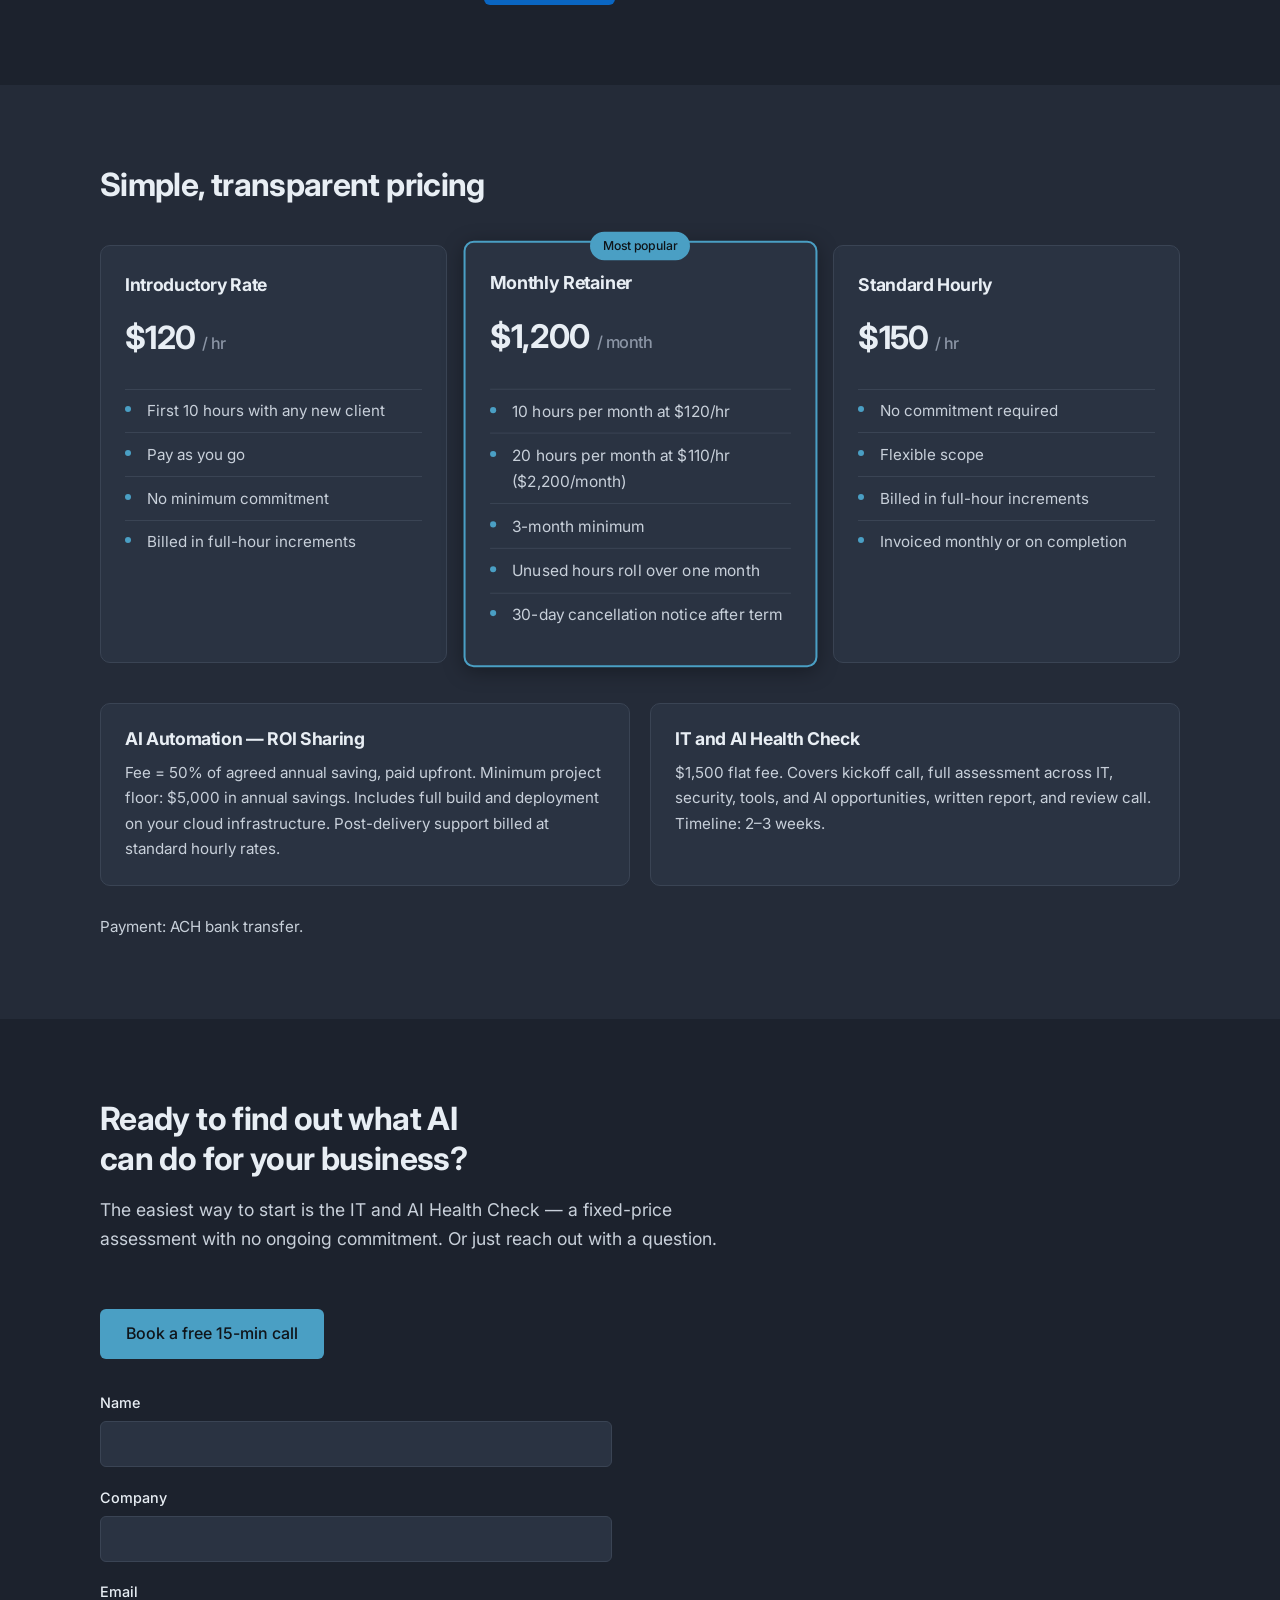
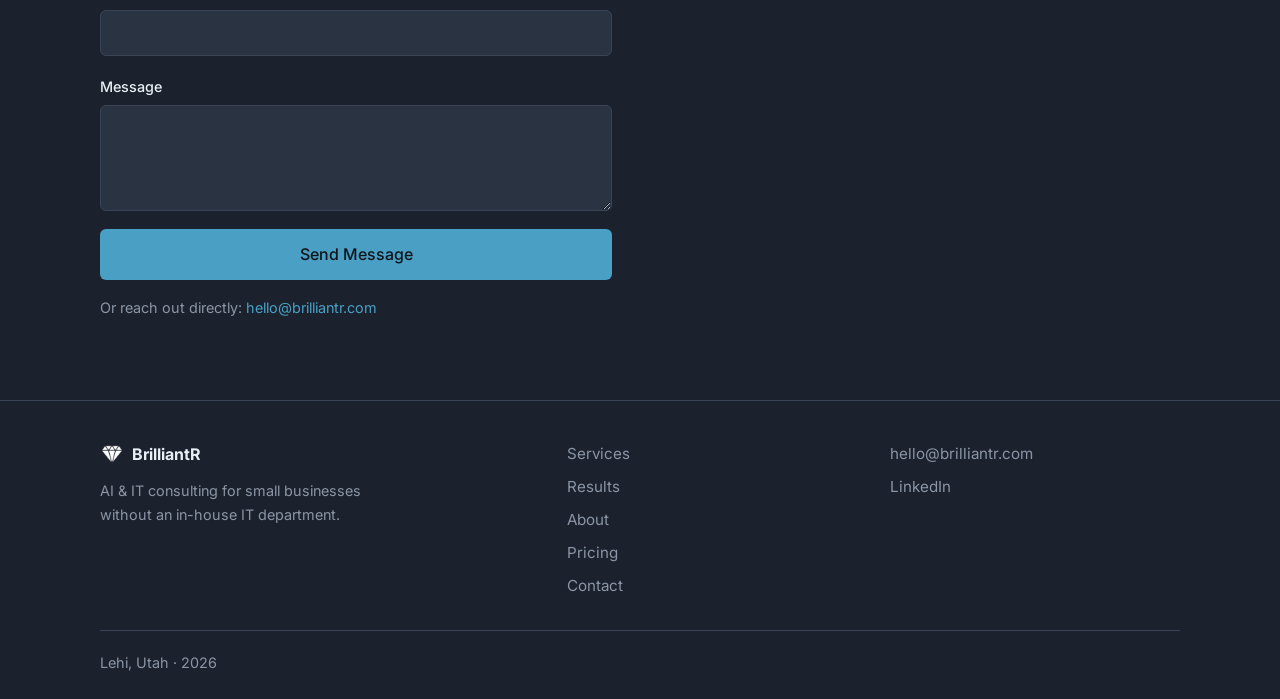
<file: website/index.html>
<!DOCTYPE html>
<html lang="en">
<head>
  <meta charset="UTF-8">
  <meta name="viewport" content="width=device-width, initial-scale=1.0">
  <meta name="description" content="AI and IT consulting for small businesses without an in-house IT department. Automate workflows, cut software costs, and adopt AI.">
  <meta name="robots" content="index, follow">
  <meta name="author" content="BrilliantR">
  <meta name="theme-color" content="#1C222D">
  <title>BrilliantR — AI & IT Consulting for Small Businesses</title>
  <link rel="canonical" href="https://brilliantr.com/">
  <link rel="alternate" type="text/markdown" href="https://brilliantr.com/index.md" title="Markdown version of this page">
  <link rel="describedby" type="text/plain" href="https://brilliantr.com/llms.txt" title="llms.txt, agent guide for this site">

  <!-- Google tag (gtag.js) — Google Analytics 4 -->
  <script async src="https://www.googletagmanager.com/gtag/js?id=G-T3CMR07BEG"></script>
  <script>
    window.dataLayer = window.dataLayer || [];
    function gtag(){dataLayer.push(arguments);}
    gtag('js', new Date());
    gtag('config', 'G-T3CMR07BEG');
  </script>


  <!-- Open Graph -->
  <meta property="og:type" content="website">
  <meta property="og:url" content="https://brilliantr.com/">
  <meta property="og:site_name" content="BrilliantR">
  <meta property="og:locale" content="en_US">
  <meta property="og:title" content="BrilliantR — AI & IT Consulting for Small Businesses">
  <meta property="og:description" content="AI and IT consulting for small businesses without an in-house IT department. Automate workflows, cut software costs, and adopt AI.">
  <meta property="og:image" content="https://brilliantr.com/images/og-card.png">
  <meta property="og:image:width" content="1200">
  <meta property="og:image:height" content="630">
  <meta property="og:image:alt" content="BrilliantR — AI & IT Consulting for Small Businesses">

  <!-- Twitter Card -->
  <meta name="twitter:card" content="summary_large_image">
  <meta name="twitter:title" content="BrilliantR — AI & IT Consulting for Small Businesses">
  <meta name="twitter:description" content="AI and IT consulting for small businesses without an in-house IT department. Automate workflows, cut software costs, and adopt AI.">
  <meta name="twitter:image" content="https://brilliantr.com/images/og-card.png">

<link rel="icon" href="images/favicon.svg?v=2" type="image/svg+xml">
  <link rel="icon" href="images/icon.png" type="image/png" sizes="32x32">
  <link rel="apple-touch-icon" href="images/apple-touch-icon.png" sizes="180x180">
  <script type="application/ld+json">
  {
    "@context": "https://schema.org",
    "@type": "ProfessionalService",
    "name": "BrilliantR",
    "url": "https://brilliantr.com",
    "description": "AI and IT consulting for small businesses without an in-house IT department. Services include AI automation, business intelligence, IT health checks, and security-first builds.",
    "email": "hello@brilliantr.com",
    "address": {
      "@type": "PostalAddress",
      "addressLocality": "Lehi",
      "addressRegion": "UT",
      "addressCountry": "US"
    },
    "areaServed": {
      "@type": "Country",
      "name": "United States"
    },
    "hasOfferCatalog": {
      "@type": "OfferCatalog",
      "name": "AI & IT Consulting Services",
      "itemListElement": [
        {
          "@type": "Offer",
          "itemOffered": {
            "@type": "Service",
            "name": "IT and AI Health Check",
            "description": "Full audit of your IT setup, software spend, security posture, and AI opportunities. Prioritized report with ROI estimates.",
            "offers": { "@type": "Offer", "price": "1500", "priceCurrency": "USD" }
          }
        },
        {
          "@type": "Offer",
          "itemOffered": {
            "@type": "Service",
            "name": "AI Automation Projects",
            "description": "Replace manual workflows and repetitive processes with custom AI solutions. Priced on a shared savings model."
          }
        },
        {
          "@type": "Offer",
          "itemOffered": {
            "@type": "Service",
            "name": "Business Intelligence",
            "description": "Natural language dashboards and automated reporting without SQL or a data team."
          }
        },
        {
          "@type": "Offer",
          "itemOffered": {
            "@type": "Service",
            "name": "Customer Communication Agents",
            "description": "AI agents that handle inbound enquiries, qualify leads, respond to reviews, and manage appointment booking 24/7."
          }
        },
        {
          "@type": "Offer",
          "itemOffered": {
            "@type": "Service",
            "name": "Document and Invoice Automation",
            "description": "Automated extraction, routing, and processing of invoices, contracts, receipts, and forms."
          }
        }
      ]
    },
    "founder": {
      "@type": "Person",
      "jobTitle": "AI & IT Consultant",
      "description": "Security consultant and former professional penetration tester with 10+ years experience, now Director of Security at an 800-person company.",
      "sameAs": "https://www.linkedin.com/in/runetk-dk/"
    },
    "priceRange": "$110–$1,500"
  }
  </script>
  <link rel="preconnect" href="https://fonts.googleapis.com">
  <link rel="preconnect" href="https://fonts.gstatic.com" crossorigin>
  <link rel="preload" as="style" href="https://fonts.googleapis.com/css2?family=Inter:wght@400;500;700&display=swap">
  <link rel="stylesheet" href="https://fonts.googleapis.com/css2?family=Inter:wght@400;500;700&display=swap" media="print" onload="this.media='all'">
  <noscript><link rel="stylesheet" href="https://fonts.googleapis.com/css2?family=Inter:wght@400;500;700&display=swap"></noscript>
  <link rel="stylesheet" href="css/styles.css">
  <noscript>
    <style>
      /* Fallback: without JS the first headline stays in flow and visible. */
      .hero-slides {
        height: auto;
        overflow: visible;
        transition: none;
      }
      .hero-slide {
        position: static;
        display: none;
        opacity: 1;
        visibility: visible;
      }
      .hero-slide.is-active {
        display: block;
      }
    </style>
  </noscript>
</head>
<body>
  <a class="skip-link" href="#main">Skip to content</a>
  <header class="site-header" id="site-header">
    <div class="nav-inner">
      <a class="logo" href="#top">
        <img src="images/logo.png" alt="" width="32" height="32">
        BrilliantR
      </a>
      <button
        class="nav-toggle"
        id="nav-toggle"
        type="button"
        aria-label="Open menu"
        aria-expanded="false"
        aria-controls="nav-menu"
      >
        <span></span>
        <span></span>
        <span></span>
      </button>
      <ul class="nav-links" id="nav-menu">
        <li><a href="#services">Services</a></li>
        <li><a href="#results">Results</a></li>
        <li><a href="#about">About</a></li>
        <li><a href="#pricing">Pricing</a></li>
        <li><a href="#contact">Contact</a></li>
      </ul>
    </div>
  </header>

  <main id="main">
    <section class="hero" id="top">
      <canvas class="hero-mesh" id="hero-mesh" aria-hidden="true"></canvas>
      <div class="hero-veil" aria-hidden="true"></div>
      <div class="container fade-in hero-content">
        <div class="hero-slides" id="hero-slides" role="group" aria-roledescription="carousel" aria-label="Headlines">
          <div class="hero-slide is-active" id="hero-slide-1" role="group" aria-roledescription="slide" aria-hidden="false">
            <h1>Most small businesses know AI is changing everything. Few know where to start.</h1>
            <p class="lead">BrilliantR helps small and mid-sized businesses adopt AI and optimize their IT systems — without the guesswork, the bloated contracts, or the hourly billing for work that goes nowhere.</p>
          </div>
          <div class="hero-slide" id="hero-slide-2" role="group" aria-roledescription="slide" aria-hidden="true">
            <h2>You don't need an IT department. You need the right partner.</h2>
            <p class="lead">BrilliantR brings senior security and AI expertise to businesses that can't justify a full-time hire — so you get enterprise-grade technology without the enterprise price tag.</p>
          </div>
          <div class="hero-slide" id="hero-slide-3" role="group" aria-roledescription="slide" aria-hidden="true">
            <h2>Running a non-technical business in a high-tech world?</h2>
            <p class="lead">BrilliantR speaks fluent technology so you don't have to — practical AI and IT solutions in plain language, with no jargon and no full-time IT hire required.</p>
          </div>
          <div class="hero-slide" id="hero-slide-4" role="group" aria-roledescription="slide" aria-hidden="true">
            <h2>Your team is doing work software should be doing. Automate it.</h2>
            <p class="lead">From invoice processing to customer communication, AI can reclaim hours every week. We only get paid when it actually saves you money.</p>
          </div>
        </div>
        <div class="hero-actions">
          <a class="btn btn-primary" href="https://calendar.app.google/x3fJDAPDBFuxowCc6" target="_blank" rel="noopener noreferrer">Book a free 15-min call</a>
          <a class="hero-link" href="#how-it-works">See how it works</a>
        </div>
        <div class="hero-dots" id="hero-dots" aria-label="Choose a headline">
          <button class="hero-dot is-active" type="button" aria-label="Show headline 1"></button>
          <button class="hero-dot" type="button" aria-label="Show headline 2"></button>
          <button class="hero-dot" type="button" aria-label="Show headline 3"></button>
          <button class="hero-dot" type="button" aria-label="Show headline 4"></button>
        </div>
      </div>
    </section>

    <section id="problem">
      <div class="container fade-in">
        <h2>The barrier to entry has collapsed. Most businesses just don't know it yet.</h2>
        <p class="lead">Capabilities that recently required six-figure software licenses, dedicated engineering teams, or months of implementation are now accessible via custom AI builds, API connections, and no-code platforms.</p>
        <p class="who-for"><strong>Who this is for:</strong> Small and mid-sized businesses — clinics, construction, trades, professional services, and other organizations with roughly 5–200 employees that don't have an in-house IT department.</p>
        <div class="problem-grid">
          <div class="problem-item">
            <div class="icon-wrap" aria-hidden="true">
              <svg viewBox="0 0 24 24" fill="none" stroke="currentColor" stroke-width="2" stroke-linecap="round" stroke-linejoin="round">
                <circle cx="12" cy="12" r="10"/>
                <polyline points="12 6 12 12 16 14"/>
              </svg>
            </div>
            <h3>Too much manual work</h3>
            <p>Your team is doing repetitive tasks that software should be handling. Every hour spent on data entry or copy-paste is an hour not spent growing the business.</p>
          </div>
          <div class="problem-item">
            <div class="icon-wrap" aria-hidden="true">
              <svg viewBox="0 0 24 24" fill="none" stroke="currentColor" stroke-width="2" stroke-linecap="round" stroke-linejoin="round">
                <path d="M12 22s8-4 8-10V5l-8-3-8 3v7c0 6 8 10 8 10z"/>
              </svg>
            </div>
            <h3>Enterprise tools out of reach</h3>
            <p>BI dashboards, AI customer support, predictive analytics — these used to require a data team. They don't anymore.</p>
          </div>
          <div class="problem-item">
            <div class="icon-wrap" aria-hidden="true">
              <svg viewBox="0 0 24 24" fill="none" stroke="currentColor" stroke-width="2" stroke-linecap="round" stroke-linejoin="round">
                <circle cx="12" cy="12" r="10"/>
                <path d="M9.09 9a3 3 0 0 1 5.83 1c0 2-3 3-3 3"/>
                <line x1="12" y1="17" x2="12.01" y2="17"/>
              </svg>
            </div>
            <h3>No IT person to turn to</h3>
            <p>Most small businesses can't justify a full-time IT hire. But that means tools get chosen ad hoc, security gaps go unnoticed, and nobody's asking whether your current setup is actually the right one.</p>
          </div>
        </div>
      </div>
    </section>

    <section class="section-alt" id="services">
      <div class="container fade-in">
        <h2>What we can help with</h2>
        <p class="lead">Most small businesses don't have an IT department — and they don't need one. They need a partner who gets the technology, puts the right tools in place, and lets them focus on what they actually do.</p>
        <div class="services-grid">
          <article class="service-card">
            <div class="icon-wrap" aria-hidden="true">
              <svg viewBox="0 0 24 24" fill="none" stroke="currentColor" stroke-width="2" stroke-linecap="round" stroke-linejoin="round">
                <path d="M9 11l3 3L22 4"/>
                <path d="M21 12v7a2 2 0 0 1-2 2H5a2 2 0 0 1-2-2V5a2 2 0 0 1 2-2h11"/>
              </svg>
            </div>
            <h3>IT and AI Health Check</h3>
            <p>$1,500 flat. A full audit of your current IT setup, software spend, security posture, and AI opportunities. You get a prioritized report with clear ROI estimates. No fluff, no upsell pressure.</p>
          </article>
          <article class="service-card">
            <div class="icon-wrap" aria-hidden="true">
              <svg viewBox="0 0 24 24" fill="none" stroke="currentColor" stroke-width="2" stroke-linecap="round" stroke-linejoin="round">
                <polyline points="16 3 21 3 21 8"/>
                <line x1="4" y1="20" x2="21" y2="3"/>
                <polyline points="21 16 21 21 16 21"/>
                <line x1="15" y1="15" x2="21" y2="21"/>
                <line x1="4" y1="4" x2="9" y2="9"/>
              </svg>
            </div>
            <h3>AI Automation Projects</h3>
            <p>Replace manual workflows, expensive SaaS tools, or repetitive processes with custom AI solutions. Priced on a shared savings model — we only get paid when you save money.</p>
          </article>
          <article class="service-card">
            <div class="icon-wrap" aria-hidden="true">
              <svg viewBox="0 0 24 24" fill="none" stroke="currentColor" stroke-width="2" stroke-linecap="round" stroke-linejoin="round">
                <line x1="18" y1="20" x2="18" y2="10"/>
                <line x1="12" y1="20" x2="12" y2="4"/>
                <line x1="6" y1="20" x2="6" y2="14"/>
              </svg>
            </div>
            <h3>Business Intelligence</h3>
            <p>Natural language dashboards and automated reporting. Ask questions of your own data without SQL, without a data team, without expensive BI licenses.</p>
          </article>
          <article class="service-card">
            <div class="icon-wrap" aria-hidden="true">
              <svg viewBox="0 0 24 24" fill="none" stroke="currentColor" stroke-width="2" stroke-linecap="round" stroke-linejoin="round">
                <path d="M21 15a2 2 0 0 1-2 2H7l-4 4V5a2 2 0 0 1 2-2h14a2 2 0 0 1 2 2z"/>
              </svg>
            </div>
            <h3>Customer Communication Agents</h3>
            <p>AI agents that handle inbound enquiries, qualify leads, respond to reviews, and manage appointment booking — 24/7, in any language.</p>
          </article>
          <article class="service-card">
            <div class="icon-wrap" aria-hidden="true">
              <svg viewBox="0 0 24 24" fill="none" stroke="currentColor" stroke-width="2" stroke-linecap="round" stroke-linejoin="round">
                <path d="M14 2H6a2 2 0 0 0-2 2v16a2 2 0 0 0 2 2h12a2 2 0 0 0 2-2V8z"/>
                <polyline points="14 2 14 8 20 8"/>
                <line x1="16" y1="13" x2="8" y2="13"/>
                <line x1="16" y1="17" x2="8" y2="17"/>
              </svg>
            </div>
            <h3>Document and Invoice Automation</h3>
            <p>Automated extraction, routing, and processing of invoices, contracts, receipts, and forms. Typical time savings: 80–90% reduction in manual processing.</p>
          </article>
          <article class="service-card">
            <div class="icon-wrap" aria-hidden="true">
              <svg viewBox="0 0 24 24" fill="none" stroke="currentColor" stroke-width="2" stroke-linecap="round" stroke-linejoin="round">
                <rect x="3" y="11" width="18" height="11" rx="2" ry="2"/>
                <path d="M7 11V7a5 5 0 0 1 10 0v4"/>
              </svg>
            </div>
            <h3>Security-First AI Builds</h3>
            <p>Every solution we build is designed with security from the ground up. No shortcuts. No exposed credentials. No leaky integrations.</p>
          </article>
        </div>
      </div>
    </section>

    <section id="how-it-works">
      <div class="container fade-in">
        <h2>A model built around your results, not our hours.</h2>
        <p class="lead">For AI automation projects, we use a shared savings model. Here's how it works.</p>
        <div class="timeline">
          <div class="timeline-step">
            <h3>We define the saving</h3>
            <p>We identify a specific, measurable cost — a software subscription, a manual workflow, a service you're paying for — and agree on the annual value in writing before any work starts.</p>
          </div>
          <div class="timeline-step">
            <h3>We quote 50% of that saving</h3>
            <p>The fee is exactly 50% of the agreed annual saving. If the project saves you $10,000 a year, the fee is $5,000. No surprises.</p>
          </div>
          <div class="timeline-step">
            <h3>You pay upfront, we start building</h3>
            <p>Payment is made before the project begins. This keeps both parties committed and removes any ambiguity about what success looks like.</p>
          </div>
          <div class="timeline-step">
            <h3>You get a working solution</h3>
            <p>Deployed on your own cloud infrastructure (Google Cloud or AWS). You own it. You control it. Running costs are paid directly by you — we have no incentive to over-engineer.</p>
          </div>
        </div>
        <p class="how-note">Not every project fits the ROI sharing model. We also offer hourly consulting at $150/hr and monthly retainers: $1,200/month for 10 hours, or $2,200/month for 20 hours. New clients get their first 10 hours at $120/hr.</p>
      </div>
    </section>

    <section class="section-alt" id="results">
      <div class="container fade-in">
        <h2>Proof in the numbers, not in the pitch.</h2>
        <p class="lead">The shared-savings model means we only win when you do — and when things go wrong, we know how to fix them. Here's what that looks like in practice.</p>
        <div class="proof-grid">
          <article class="proof-case case-study">
            <span class="proof-tag filled">Case study</span>
            <h3>Recovering a hacked e-commerce website</h3>
            <p><strong>The situation.</strong> A small business owner reached out after discovering their long-running online store had been hijacked. Their website — representing years of built-up search engine credibility — had been silently replaced by a gambling operation. Customers searching for their products were landing on an unrelated gambling site, and the malicious content had begun appearing in Google results under their domain name.</p>
            <p><strong>The challenge.</strong> This wasn't a simple hack to undo. The attacker had gained deep access to the hosting infrastructure, giving them control over both the website and the domain's DNS routing. That made recovery more complex than just cleaning infected files — we had to rebuild trust in the domain itself before we could restore the site.</p>
            <h4>What we did</h4>
            <ul>
              <li><strong>Website recovery</strong> — identified the attack vector, moved the site to clean infrastructure, and restored the storefront and all e-commerce functionality.</li>
              <li><strong>Domain &amp; SSL</strong> — redirected DNS through a secure registrar path and provisioned a fresh SSL certificate.</li>
              <li><strong>Email recovery</strong> — restored staff email accounts that had been disrupted during the infrastructure change.</li>
              <li><strong>Stability</strong> — diagnosed and resolved a follow-on server overload issue that surfaced after the restoration.</li>
            </ul>
            <p class="case-result"><strong>The result.</strong> The client's store was back online and processing orders. Staff email was working. And for the first time, the site had proper security tooling in place to catch threats early — security monitoring, fully updated software, and two-factor authentication on every account.</p>
          </article>
        </div>
        <p class="proof-cta">Wonder what automation would save your business? <a href="#contact">Let's find out</a> — it starts with a conversation, not a contract.</p>
      </div>
    </section>

    <section id="about">
      <div class="container fade-in">
        <h2>The person behind it</h2>
        <div class="about-layout">
          <div class="about-photo">
            <img
              src="images/photo.jpg"
              srcset="images/photo-560.jpg 560w, images/photo.jpg 800w"
              sizes="(min-width: 768px) 280px, 320px"
              alt="Portrait of the founder of BrilliantR"
              width="800"
              height="1000"
              loading="lazy"
            >
          </div>
          <div class="about-text">
            <p>BrilliantR was founded by a security consultant with over 10 years of experience — a professional hacker, hired to break into companies before the wrong people did. The last 6+ years have been spent on the other side, securing organizations from the inside, and the founder currently serves as Director of Security for an 800-person company.</p>
            <p>That background shapes how we build. We know how systems fail, how they get exploited, and what corners not to cut. When we build an AI solution for your business, security and reliability aren't afterthoughts — they're baked in from the start.</p>
            <p>Outside of security, the same mindset applies to everything we take on: financial markets — equities and macro — programming, and building internal tools that actually get used. Not prototypes that impress in a demo and collect dust afterward — things that earn their place by making a business faster, leaner, or more profitable.</p>
            <p>Born in Denmark, the founder has lived in Finland, Los Angeles, and Austin, and now calls Utah home.</p>
            <a class="btn btn-linkedin" href="https://www.linkedin.com/in/runetk-dk/" target="_blank" rel="noopener noreferrer">
              <svg width="18" height="18" viewBox="0 0 24 24" fill="currentColor" aria-hidden="true">
                <path d="M20.447 20.452h-3.554v-5.569c0-1.328-.027-3.037-1.852-3.037-1.853 0-2.136 1.445-2.136 2.939v5.667H9.351V9h3.414v1.561h.046c.477-.9 1.637-1.85 3.37-1.85 3.601 0 4.267 2.37 4.267 5.455v6.286zM5.337 7.433a2.062 2.062 0 01-2.063-2.065 2.064 2.064 0 112.063 2.065zm1.782 13.019H3.555V9h3.564v11.452zM22.225 0H1.771C.792 0 0 .774 0 1.729v20.542C0 23.227.792 24 1.771 24h20.451C23.2 24 24 23.227 24 22.271V1.729C24 .774 23.2 0 22.222 0h.003z"/>
              </svg>
              LinkedIn
            </a>
          </div>
        </div>
      </div>
    </section>

    <section class="section-alt" id="pricing">
      <div class="container fade-in">
        <h2>Simple, transparent pricing</h2>
        <div class="pricing-grid">
          <article class="price-card">
            <h3>Introductory Rate</h3>
            <p class="price-amount">$120 <span>/ hr</span></p>
            <ul>
              <li>First 10 hours with any new client</li>
              <li>Pay as you go</li>
              <li>No minimum commitment</li>
              <li>Billed in full-hour increments</li>
            </ul>
          </article>
          <article class="price-card featured">
            <span class="price-badge">Most popular</span>
            <h3>Monthly Retainer</h3>
            <p class="price-amount">$1,200 <span>/ month</span></p>
            <ul>
              <li>10 hours per month at $120/hr</li>
              <li>20 hours per month at $110/hr ($2,200/month)</li>
              <li>3-month minimum</li>
              <li>Unused hours roll over one month</li>
              <li>30-day cancellation notice after term</li>
            </ul>
          </article>
          <article class="price-card">
            <h3>Standard Hourly</h3>
            <p class="price-amount">$150 <span>/ hr</span></p>
            <ul>
              <li>No commitment required</li>
              <li>Flexible scope</li>
              <li>Billed in full-hour increments</li>
              <li>Invoiced monthly or on completion</li>
            </ul>
          </article>
        </div>

        <div class="pricing-bands">
          <div class="pricing-band">
            <h3>AI Automation — ROI Sharing</h3>
            <p>Fee = 50% of agreed annual saving, paid upfront. Minimum project floor: $5,000 in annual savings. Includes full build and deployment on your cloud infrastructure. Post-delivery support billed at standard hourly rates.</p>
          </div>
          <div class="pricing-band">
            <h3>IT and AI Health Check</h3>
            <p>$1,500 flat fee. Covers kickoff call, full assessment across IT, security, tools, and AI opportunities, written report, and review call. Timeline: 2–3 weeks.</p>
          </div>
        </div>

        <p class="payment-note">Payment: ACH bank transfer.</p>
      </div>
    </section>

    <section id="contact">
      <div class="container fade-in">
        <h2>Ready to find out what AI can do for your business?</h2>
        <p class="lead">The easiest way to start is the IT and AI Health Check — a fixed-price assessment with no ongoing commitment. Or just reach out with a question.</p>
        <a class="btn btn-primary booking-cta" href="https://calendar.app.google/x3fJDAPDBFuxowCc6" target="_blank" rel="noopener noreferrer">Book a free 15-min call</a>
        <form class="contact-form" id="contact-form">
          <div class="form-field">
            <label for="name">Name</label>
            <input type="text" id="name" name="name" required autocomplete="name">
          </div>
          <div class="form-field">
            <label for="company">Company</label>
            <input type="text" id="company" name="company" autocomplete="organization">
          </div>
          <div class="form-field">
            <label for="email">Email</label>
            <input type="email" id="email" name="email" required autocomplete="email">
          </div>
          <div class="form-field">
            <label for="message">Message</label>
            <textarea id="message" name="message" rows="4" required></textarea>
          </div>
          <!-- Honeypot: bots fill this in, humans don't. Hidden by CSS. -->
          <input type="text" name="botcheck" class="form-honeypot" tabindex="-1" autocomplete="off" aria-hidden="true">
          <button class="btn btn-primary" type="submit">Send Message</button>
        </form>
        <p class="form-status" id="form-status" role="status" aria-live="polite"></p>
        <p class="form-note">Or reach out directly: <a href="mailto:hello@brilliantr.com">hello@brilliantr.com</a></p>
      </div>
    </section>
  </main>

  <footer class="site-footer">
    <div class="container">
      <div class="footer-inner">
        <div class="footer-col footer-brand-col">
          <span class="footer-brand">
            <img src="images/logo.png" alt="" width="24" height="24">
            BrilliantR
          </span>
          <p class="footer-tagline">AI &amp; IT consulting for small businesses without an in-house IT department.</p>
        </div>
        <nav class="footer-col footer-nav" aria-label="Footer">
          <a href="#services">Services</a>
          <a href="#results">Results</a>
          <a href="#about">About</a>
          <a href="#pricing">Pricing</a>
          <a href="#contact">Contact</a>
        </nav>
        <div class="footer-col footer-contact">
          <a href="mailto:hello@brilliantr.com">hello@brilliantr.com</a>
          <a href="https://www.linkedin.com/in/runetk-dk/" target="_blank" rel="noopener noreferrer">LinkedIn</a>
        </div>
      </div>
      <p class="footer-meta">Lehi, Utah · <span id="year"></span></p>
    </div>
  </footer>

  <script src="js/main.js" defer></script>
  <script src="js/hero-mesh.js" defer></script>
</body>
</html>
</file>
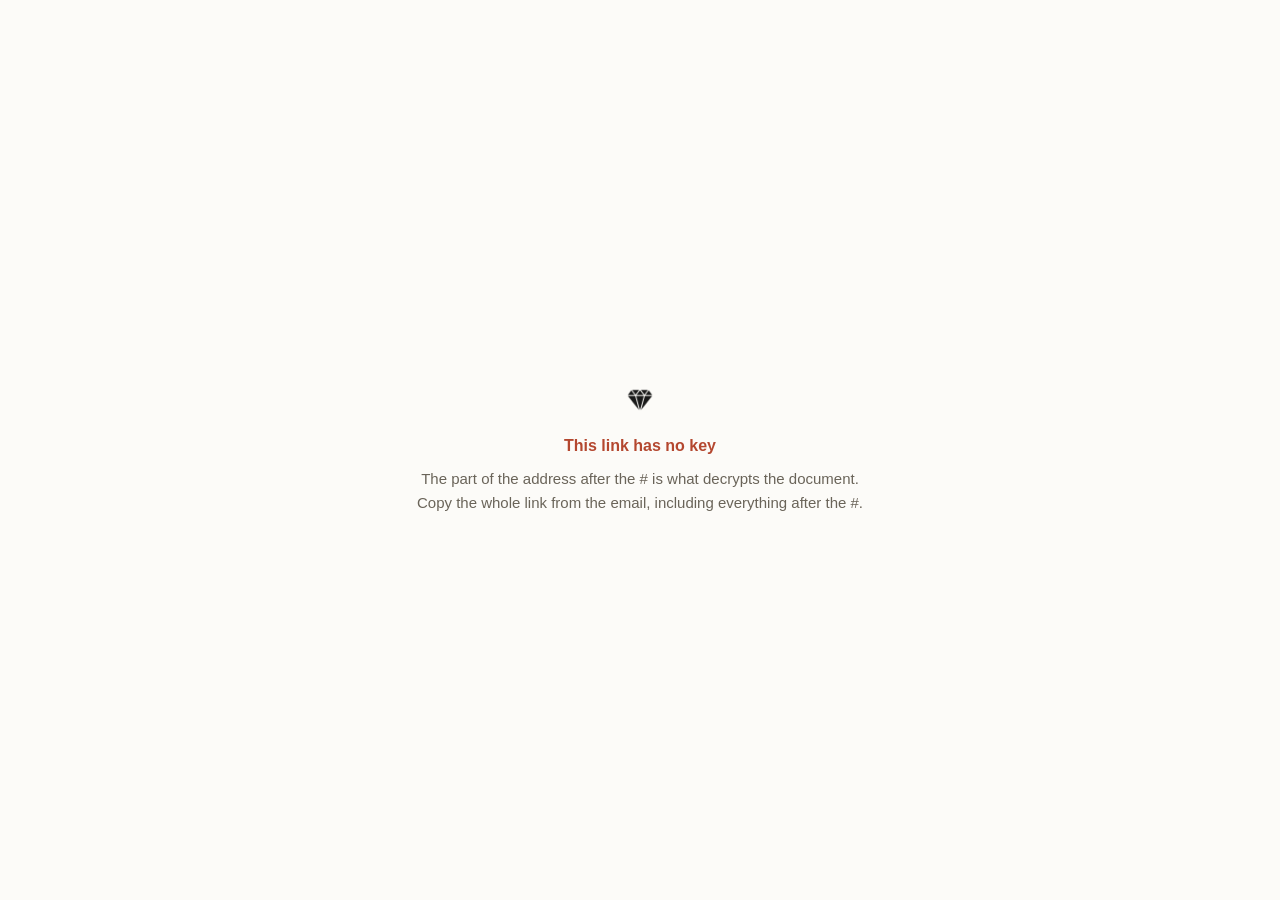
<file: website/offer/index.html>
<!DOCTYPE html>
<html lang="en">
<head>
  <meta charset="UTF-8">
  <meta name="viewport" content="width=device-width, initial-scale=1.0">
  <meta name="description" content="BrilliantR proposal.">
  <meta name="robots" content="noindex, nofollow, noarchive">
  <meta name="referrer" content="no-referrer">
  <meta name="theme-color" content="#1C222D">
  <title>Proposal, BrilliantR</title>
  <link rel="icon" href="/images/favicon.svg?v=2" type="image/svg+xml">
  <link rel="icon" href="/images/icon.png" type="image/png" sizes="32x32">
  <link rel="stylesheet" href="offer.css">
</head>
<body>
  <div class="unlock" id="unlock" role="status">
    <div class="unlock-inner">
      <img src="/images/logo.png" alt="" width="30" height="30">
      <p class="strong" id="msg-title">Opening the proposal</p>
      <p id="msg">Decrypting in your browser. Nothing was fetched in the clear.</p>
    </div>
  </div>

  <iframe id="doc" title="Encrypted proposal document" hidden
    sandbox="allow-scripts allow-same-origin allow-modals allow-popups allow-downloads allow-top-navigation-by-user-activation"></iframe>

  <noscript>
    <div class="unlock">
      <div class="unlock-inner">
        <p class="strong">This proposal is encrypted</p>
        <p>It opens in your browser and needs JavaScript. Enable it, or reply to the email and we will send a PDF.</p>
      </div>
    </div>
  </noscript>

  <script src="offer.js"></script>
</body>
</html>
</file>
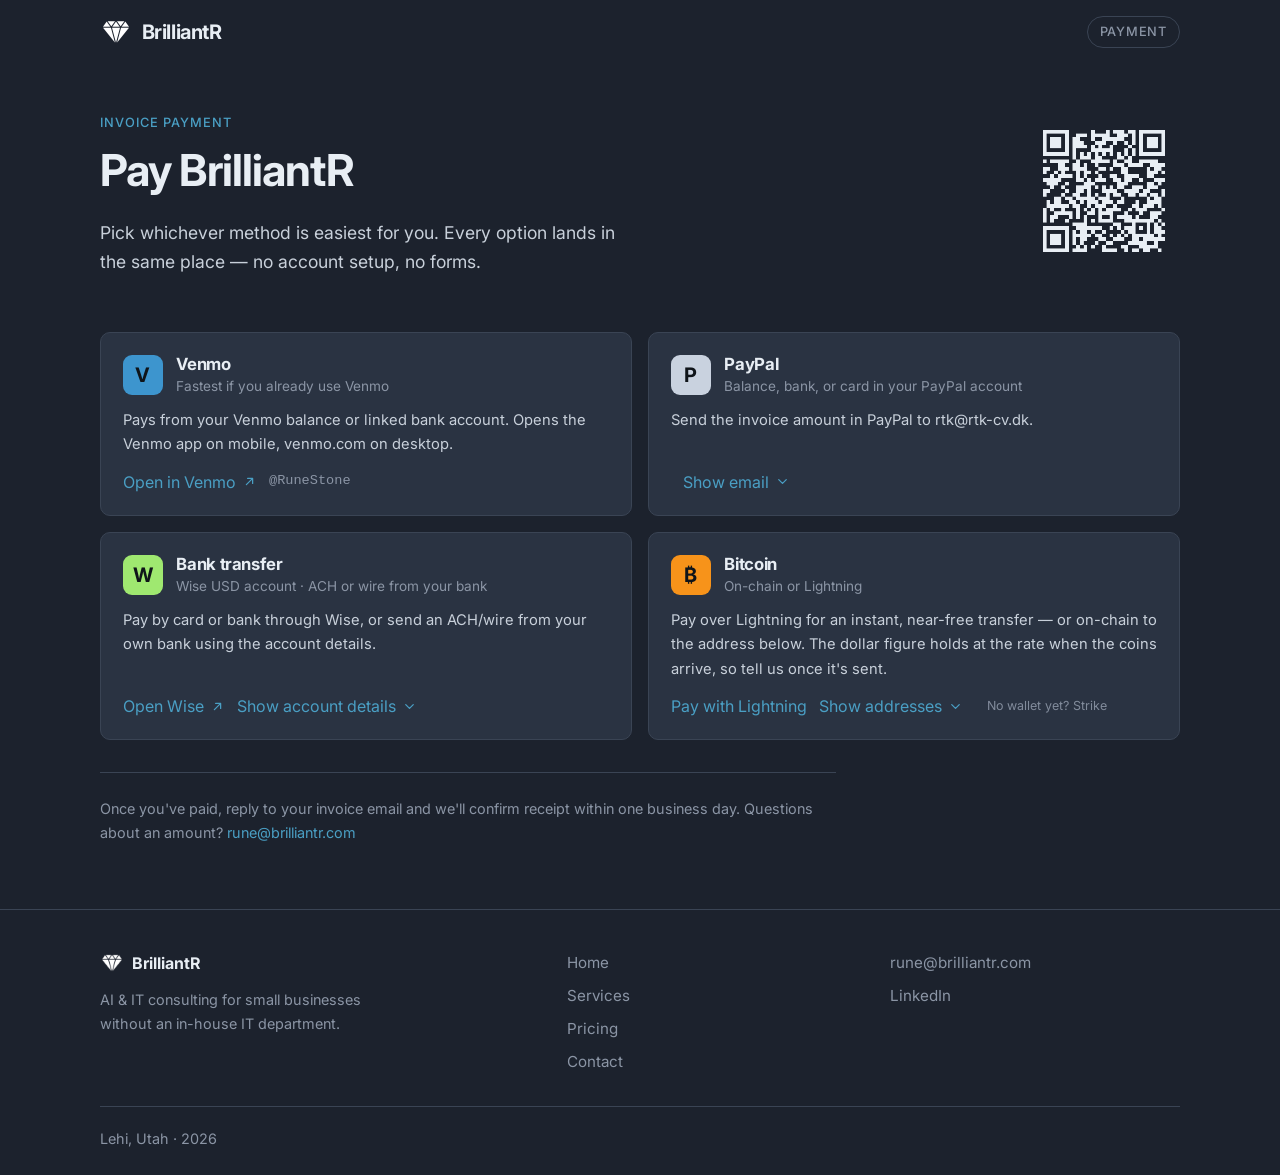
<file: website/pay/index.html>
<!DOCTYPE html>
<html lang="en">
<head>
  <meta charset="UTF-8">
  <meta name="viewport" content="width=device-width, initial-scale=1.0">
  <meta name="description" content="Pay a BrilliantR invoice by Venmo, PayPal, bank transfer, or Bitcoin.">
  <meta name="robots" content="noindex, nofollow">
  <meta name="theme-color" content="#1C222D">
  <title>Pay BrilliantR</title>
  <link rel="icon" href="/images/favicon.svg?v=2" type="image/svg+xml">
  <link rel="icon" href="/images/icon.png" type="image/png" sizes="32x32">
  <link rel="preconnect" href="https://fonts.googleapis.com">
  <link rel="preconnect" href="https://fonts.gstatic.com" crossorigin>
  <link href="https://fonts.googleapis.com/css2?family=Inter:wght@400;500;700&display=swap" rel="stylesheet">
  <link rel="stylesheet" href="/css/styles.css">
  <link rel="stylesheet" href="pay.css">
</head>
<body>
  <a class="skip-link" href="#main">Skip to content</a>

  <header class="site-header">
    <div class="nav-inner">
      <a class="logo" href="/">
        <img src="/images/logo.png" alt="" width="32" height="32">
        BrilliantR
      </a>
      <span class="pay-tag">Payment</span>
    </div>
  </header>

  <main id="main" class="pay-main">
    <div class="container">
      <div class="pay-hero">
        <div class="pay-hero-main">
          <p class="pay-eyebrow">Invoice payment</p>
          <h1>Pay BrilliantR</h1>
          <p class="lead">Pick whichever method is easiest for you. Every option lands in the same place — no account setup, no forms.</p>

          <div class="pay-summary" id="pay-summary" hidden>
            <div>
              <span class="pay-summary-label">Amount due</span>
              <span class="pay-summary-amount" id="pay-amount">—</span>
            </div>
            <div class="pay-summary-meta">
              <span id="pay-inv-line"></span>
              <span id="pay-ref-line" class="pay-ref" hidden></span>
            </div>
          </div>
        </div>

        <div class="pay-qr" id="pay-qr" hidden>
          <canvas id="pay-qr-canvas" width="320" height="320" aria-label="QR code for this payment page"></canvas>
        </div>
      </div>

      <div class="pay-grid" id="pay-grid">

        <article class="pay-tile" data-method="venmo">
          <div class="pay-tile-head">
            <span class="pay-mark pay-mark--venmo" aria-hidden="true">V</span>
            <div>
              <h2>Venmo</h2>
              <p class="pay-tile-sub">Fastest if you already use Venmo</p>
            </div>
          </div>
          <p class="pay-tile-body">Pays from your Venmo balance or linked bank account. Opens the Venmo app on mobile, venmo.com on desktop.</p>
          <div class="pay-tile-foot">
            <a class="pay-link" data-action="external" href="#">
              Open in Venmo
              <svg viewBox="0 0 24 24" fill="none" stroke="currentColor" stroke-width="2" stroke-linecap="round" stroke-linejoin="round" aria-hidden="true"><path d="M7 17 17 7M9 7h8v8"/></svg>
            </a>
            <span class="pay-handle" data-fill="venmo-handle"></span>
          </div>
        </article>

        <article class="pay-tile" data-method="paypal">
          <div class="pay-tile-head">
            <span class="pay-mark pay-mark--paypal" aria-hidden="true">P</span>
            <div>
              <h2>PayPal</h2>
              <p class="pay-tile-sub">Balance, bank, or card in your PayPal account</p>
            </div>
          </div>
          <p class="pay-tile-body">Send from your PayPal balance or linked bank. The email is below if you'd rather pay from the PayPal app.</p>
          <div class="pay-tile-foot">
            <a class="pay-link" data-action="external" href="#">
              Open PayPal
              <svg viewBox="0 0 24 24" fill="none" stroke="currentColor" stroke-width="2" stroke-linecap="round" stroke-linejoin="round" aria-hidden="true"><path d="M7 17 17 7M9 7h8v8"/></svg>
            </a>
            <span class="pay-handle" data-fill="paypal-handle"></span>
          </div>
          <div class="pay-details" data-panel="paypal">
            <dl></dl>
          </div>
        </article>

        <article class="pay-tile" data-method="wise">
          <div class="pay-tile-head">
            <span class="pay-mark pay-mark--wise" aria-hidden="true">W</span>
            <div>
              <h2>Bank transfer</h2>
              <p class="pay-tile-sub">Wise USD account · ACH or wire from your bank</p>
            </div>
          </div>
          <p class="pay-tile-body">Pay by card or bank through Wise, or send an ACH/wire from your own bank using the account details.</p>
          <div class="pay-tile-foot">
            <button class="pay-link" type="button" data-action="toggle-details" data-label-open="Show account details" data-label-close="Hide account details" aria-expanded="false">
              Show account details
              <svg viewBox="0 0 24 24" fill="none" stroke="currentColor" stroke-width="2" stroke-linecap="round" stroke-linejoin="round" aria-hidden="true"><path d="m6 9 6 6 6-6"/></svg>
            </button>
          </div>
          <div class="pay-details" data-panel="wise">
            <dl>
              <div class="pay-row"><dt>Account name</dt><dd class="is-name" data-fill="wise-name" data-copy></dd></div>
              <div class="pay-row"><dt>Routing (ABA)</dt><dd data-fill="wise-routing" data-copy></dd></div>
              <div class="pay-row"><dt>Account number</dt><dd data-fill="wise-account" data-copy></dd></div>
              <div class="pay-row"><dt>Account type</dt><dd class="is-name" data-fill="wise-type"></dd></div>
              <div class="pay-row"><dt>Bank</dt><dd class="is-name" data-fill="wise-bank"></dd></div>
            </dl>
          </div>
        </article>

        <article class="pay-tile" data-method="bitcoin">
          <div class="pay-tile-head">
            <span class="pay-mark pay-mark--bitcoin" aria-hidden="true">₿</span>
            <div>
              <h2>Bitcoin</h2>
              <p class="pay-tile-sub">On-chain or Lightning</p>
            </div>
          </div>
          <p class="pay-tile-body" data-fill="btc-body">Pay over Lightning for an instant, near-free transfer — or on-chain to the address below.</p>
          <div class="pay-tile-foot">
            <a class="pay-link" data-action="btc" href="#">Open Strike</a>
          </div>
          <div class="pay-details" data-panel="bitcoin">
            <dl></dl>
          </div>
        </article>

      </div>

      <p class="pay-help">
        Once you've paid, reply to your invoice email and we'll confirm receipt within one business day.
        Questions about an amount? <a href="mailto:rune@brilliantr.com" id="pay-mail">rune@brilliantr.com</a>
      </p>
    </div>
  </main>

  <footer class="site-footer">
    <div class="container">
      <div class="footer-inner">
        <div class="footer-col footer-brand-col">
          <span class="footer-brand">
            <img src="/images/logo.png" alt="" width="24" height="24">
            BrilliantR
          </span>
          <p class="footer-tagline">AI &amp; IT consulting for small businesses without an in-house IT department.</p>
        </div>
        <nav class="footer-col footer-nav" aria-label="Footer">
          <a href="/">Home</a>
          <a href="/#services">Services</a>
          <a href="/#pricing">Pricing</a>
          <a href="mailto:rune@brilliantr.com">Contact</a>
        </nav>
        <div class="footer-col footer-contact">
          <a href="mailto:rune@brilliantr.com">rune@brilliantr.com</a>
          <a href="https://www.linkedin.com/in/runetk-dk/" target="_blank" rel="noopener noreferrer">LinkedIn</a>
        </div>
      </div>
      <p class="footer-meta">Lehi, Utah · <span id="year"></span></p>
    </div>
  </footer>

  <noscript>
    <p style="max-width: 40rem; margin: 0 auto; padding: 1rem 1.25rem; color: #C8D0DA;">
      This page needs JavaScript to show the payment options. Email
      <a href="mailto:rune@brilliantr.com">rune@brilliantr.com</a> and we'll send details directly.
    </p>
  </noscript>

  <script src="vendor/qrcode-generator.1.4.4.js"></script>
  <script src="pay-details.js"></script>
  <script src="pay.js"></script>
</body>
</html>
</file>
<file: css/styles.css>
:root {
  --primary: #E8EEF4;
  --accent: #4A9FC4;
  --bg: #242B38;
  --text: #C8D0DA;
  --border: #3A4454;
  --white: #1C222D;
  --card: #2A3342;
  --muted: #8B95A5;
  --nav-height: 64px;
  --max-width: 1120px;
  --shadow: 0 4px 20px rgba(0, 0, 0, 0.35);
  color-scheme: dark;
}

*,
*::before,
*::after {
  box-sizing: border-box;
  margin: 0;
  padding: 0;
}

html {
  scroll-behavior: smooth;
  scroll-padding-top: var(--nav-height);
}

body {
  font-family: Inter, sans-serif;
  font-size: 1rem;
  line-height: 1.65;
  color: var(--text);
  background: var(--white);
  -webkit-font-smoothing: antialiased;
}

img {
  max-width: 100%;
  display: block;
}

a {
  color: var(--accent);
  text-decoration: none;
}

a:hover {
  text-decoration: underline;
}

:focus-visible {
  outline: 2px solid var(--accent);
  outline-offset: 3px;
}

.skip-link {
  position: absolute;
  left: -9999px;
  top: 0;
  z-index: 200;
  background: var(--accent);
  color: #0F1419;
  padding: 0.75rem 1.25rem;
  border-radius: 0 0 8px 0;
  font-weight: 500;
  text-decoration: none;
}

.skip-link:focus {
  left: 0;
  text-decoration: none;
}

.container {
  width: 100%;
  max-width: var(--max-width);
  margin: 0 auto;
  padding: 0 1.25rem;
}

/* ——— Nav ——— */
.site-header {
  position: sticky;
  top: 0;
  z-index: 100;
  height: var(--nav-height);
  background: var(--white);
  border-bottom: 1px solid transparent;
  transition: box-shadow 0.2s ease, border-color 0.2s ease;
}

.site-header.is-scrolled {
  box-shadow: var(--shadow);
  border-bottom-color: var(--border);
}

.nav-inner {
  display: flex;
  align-items: center;
  justify-content: space-between;
  height: var(--nav-height);
  max-width: var(--max-width);
  margin: 0 auto;
  padding: 0 1.25rem;
}

.logo {
  display: inline-flex;
  align-items: center;
  gap: 0.6rem;
  font-size: 1.25rem;
  font-weight: 700;
  color: var(--primary);
  letter-spacing: -0.02em;
  text-decoration: none;
}

.logo img {
  width: 32px;
  height: 32px;
  object-fit: contain;
  filter: invert(1);
}

.logo:hover {
  text-decoration: none;
  color: var(--accent);
}

.logo:hover img {
  opacity: 0.85;
}

.nav-toggle {
  display: flex;
  flex-direction: column;
  justify-content: center;
  gap: 5px;
  width: 44px;
  height: 44px;
  padding: 10px;
  border: none;
  background: transparent;
  cursor: pointer;
}

.nav-toggle span {
  display: block;
  height: 2px;
  width: 100%;
  background: var(--primary);
  border-radius: 1px;
  transition: transform 0.2s ease, opacity 0.2s ease;
}

.nav-toggle:hover span {
  background: var(--accent);
}

.nav-toggle[aria-expanded="true"] span:nth-child(1) {
  transform: translateY(7px) rotate(45deg);
}

.nav-toggle[aria-expanded="true"] span:nth-child(2) {
  opacity: 0;
}

.nav-toggle[aria-expanded="true"] span:nth-child(3) {
  transform: translateY(-7px) rotate(-45deg);
}

.nav-links {
  display: none;
  list-style: none;
  gap: 0.25rem;
}

.nav-links a {
  display: block;
  padding: 0.75rem 1rem;
  color: var(--primary);
  font-weight: 500;
  font-size: 0.95rem;
  text-decoration: none;
}

.nav-links a:hover {
  color: var(--accent);
}

.nav-links.is-open {
  display: flex;
  flex-direction: column;
  position: absolute;
  top: var(--nav-height);
  left: 0;
  right: 0;
  background: var(--white);
  border-bottom: 1px solid var(--border);
  box-shadow: var(--shadow);
  padding: 0.5rem 0;
}

/* ——— Buttons ——— */
.btn {
  display: inline-flex;
  align-items: center;
  justify-content: center;
  gap: 0.5rem;
  padding: 0.85rem 1.5rem;
  font-family: inherit;
  font-size: 1rem;
  font-weight: 500;
  line-height: 1.2;
  border-radius: 6px;
  border: 2px solid transparent;
  cursor: pointer;
  text-decoration: none;
  transition: background 0.15s ease, color 0.15s ease, border-color 0.15s ease;
}

.btn:hover {
  text-decoration: none;
}

.btn-primary {
  background: var(--accent);
  color: #0F1419;
}

.btn-primary:hover {
  background: #6BB4D4;
  color: #0F1419;
}

.btn-secondary {
  background: transparent;
  color: var(--primary);
  border-color: var(--border);
}

.btn-secondary:hover {
  border-color: var(--accent);
  color: var(--accent);
}

.btn-linkedin {
  background: #0A66C2;
  color: #FFFFFF;
  padding: 0.7rem 1.25rem;
  font-size: 0.95rem;
}

.btn-linkedin:hover {
  background: #1A7FD4;
  color: #FFFFFF;
}

/* ——— Sections ——— */
section {
  padding: 4rem 0;
}

.section-alt {
  background: var(--bg);
}

h1, h2, h3 {
  color: var(--primary);
  line-height: 1.25;
  letter-spacing: -0.02em;
  text-wrap: balance;
}

h1 {
  font-size: clamp(1.85rem, 5vw, 2.75rem);
  font-weight: 700;
  margin-bottom: 1.25rem;
  max-width: 18ch;
}

h2 {
  font-size: clamp(1.5rem, 3.5vw, 2rem);
  font-weight: 700;
  margin-bottom: 1rem;
  max-width: 28ch;
}

h3 {
  font-size: 1.1rem;
  font-weight: 700;
  margin-bottom: 0.5rem;
}

.lead {
  font-size: 1.1rem;
  color: var(--text);
  max-width: 42rem;
  margin-bottom: 1.5rem;
}

/* Ragged-right is the readable default; "pretty" just avoids the lonely
   one-word last lines that make the right edge look untidy. */
p {
  text-wrap: pretty;
}

.fade-in {
  opacity: 0;
  transform: translateY(16px);
  transition: opacity 0.5s ease, transform 0.5s ease;
}

.fade-in.is-visible {
  opacity: 1;
  transform: translateY(0);
}

@media (prefers-reduced-motion: reduce) {
  html {
    scroll-behavior: auto;
  }

  .fade-in {
    opacity: 1;
    transform: none;
    transition: none;
  }

  .hero-slide,
  .hero-slides {
    transition: none;
  }
}

/* ——— Hero ——— */
.hero {
  position: relative;
  overflow: hidden;
  padding: 4rem 0 4.5rem;
  background:
    radial-gradient(ellipse 70% 80% at 75% 45%, rgba(74, 159, 196, 0.14) 0%, transparent 55%),
    radial-gradient(ellipse 50% 60% at 20% 80%, rgba(74, 159, 196, 0.06) 0%, transparent 50%),
    var(--bg);
  min-height: calc(70vh - var(--nav-height));
  display: flex;
  align-items: center;
}

/* Base readability gradient — sits under the mesh */
.hero-veil {
  position: absolute;
  inset: 0;
  z-index: 0;
  pointer-events: none;
  background:
    linear-gradient(
      105deg,
      rgba(36, 43, 56, 0.92) 0%,
      rgba(36, 43, 56, 0.55) 42%,
      rgba(36, 43, 56, 0.12) 68%,
      rgba(36, 43, 56, 0) 100%
    );
}

/* Mesh above the veil so interaction is visible */
.hero-mesh {
  position: absolute;
  inset: 0;
  width: 100%;
  height: 100%;
  z-index: 1;
  display: block;
  pointer-events: none;
}

.hero-content {
  position: relative;
  z-index: 2;
}

/* Anchor the hero copy to the same left edge as the rest of the page
   content, while keeping a comfortable reading measure. */
.hero-content > * {
  max-width: 40rem;
}

.hero-content h1,
.hero-content h2,
.hero-content .lead {
  text-shadow: 0 1px 18px rgba(28, 34, 45, 0.85), 0 0 40px rgba(28, 34, 45, 0.5);
}

/* Slides 2–4 use h2 (single h1 per page) but must match the first slide's look. */
.hero-slide h1,
.hero-slide h2 {
  font-size: clamp(1.85rem, 5vw, 2.75rem);
  font-weight: 700;
  margin-bottom: 1.25rem;
  max-width: 18ch;
}

.hero .lead {
  font-size: 1.15rem;
  max-width: 38rem;
}

.hero-actions {
  display: flex;
  flex-wrap: wrap;
  gap: 0.85rem;
  align-items: center;
  margin-top: 1.5rem;
}

.hero-link {
  font-weight: 500;
  color: var(--primary);
  padding: 0.5rem 0;
}

.hero-link:hover {
  color: var(--accent);
}

/* ——— Hero carousel ——— */
.hero-slides {
  position: relative;
  overflow: hidden;
  /* Height is driven by JS so the CTA hugs the active headline. */
  transition: height 0.4s ease;
}

.hero-slide {
  position: absolute;
  top: 0;
  left: 0;
  right: 0;
  opacity: 0;
  visibility: hidden;
  transition: opacity 0.55s ease, visibility 0.55s ease;
}

.hero-slide.is-active {
  opacity: 1;
  visibility: visible;
}

.hero-dots {
  position: relative;
  z-index: 2;
  display: flex;
  align-items: center;
  gap: 0.6rem;
  margin-top: 1.75rem;
}

.hero-dot {
  width: 10px;
  height: 10px;
  padding: 0;
  border-radius: 999px;
  border: 1px solid var(--accent);
  background: transparent;
  cursor: pointer;
  transition: background 0.2s ease, transform 0.2s ease;
}

.hero-dot:hover {
  transform: scale(1.25);
}

.hero-dot.is-active {
  background: var(--accent);
}

@media (max-width: 719px) {
  .hero-veil {
    background:
      linear-gradient(
        180deg,
        rgba(36, 43, 56, 0.75) 0%,
        rgba(36, 43, 56, 0.45) 55%,
        rgba(36, 43, 56, 0.25) 100%
      );
  }
}

/* ——— Problem grid ——— */
.problem-grid {
  display: grid;
  gap: 2rem;
  margin-top: 2.5rem;
}

.icon-wrap {
  width: 48px;
  height: 48px;
  border-radius: 10px;
  background: rgba(74, 159, 196, 0.15);
  display: flex;
  align-items: center;
  justify-content: center;
  margin-bottom: 1rem;
  color: var(--accent);
}

.icon-wrap svg {
  width: 24px;
  height: 24px;
}

.problem-item p {
  font-size: 0.95rem;
  color: var(--text);
}

.who-for {
  display: inline-block;
  margin-bottom: 2.5rem;
  padding: 0.65rem 1.1rem;
  background: var(--bg);
  border-left: 3px solid var(--accent);
  border-radius: 0 8px 8px 0;
  font-size: 0.95rem;
  color: var(--text);
}

.who-for strong {
  color: var(--primary);
}

/* ——— Services ——— */
.services-grid {
  display: grid;
  gap: 1.25rem;
  margin-top: 2.5rem;
}

.service-card {
  background: var(--card);
  border: 1px solid var(--border);
  border-radius: 10px;
  padding: 1.5rem;
}

.service-card .icon-wrap {
  width: 40px;
  height: 40px;
  border-radius: 8px;
  margin-bottom: 0.85rem;
}

.service-card .icon-wrap svg {
  width: 20px;
  height: 20px;
}

.service-card p {
  font-size: 0.95rem;
  color: var(--text);
}

/* ——— Timeline ——— */
.timeline {
  display: grid;
  gap: 1.75rem;
  margin-top: 2.5rem;
  counter-reset: step;
}

.timeline-step {
  position: relative;
  padding-left: 3.5rem;
}

.timeline-step::before {
  counter-increment: step;
  content: counter(step);
  position: absolute;
  left: 0;
  top: 0;
  width: 2.25rem;
  height: 2.25rem;
  border-radius: 50%;
  background: var(--accent);
  color: #0F1419;
  font-weight: 700;
  font-size: 0.9rem;
  display: flex;
  align-items: center;
  justify-content: center;
}

.timeline-step p {
  font-size: 0.95rem;
  color: var(--text);
}

.how-note {
  margin-top: 2.5rem;
  padding: 1.25rem 1.5rem;
  background: var(--bg);
  border-left: 3px solid var(--accent);
  border-radius: 0 8px 8px 0;
  font-size: 0.95rem;
  color: var(--text);
}

/* ——— Results / social proof ——— */
.proof-grid {
  display: grid;
  gap: 1.25rem;
  margin-top: 2.5rem;
}

.proof-case,
.proof-quote {
  background: var(--card);
  border: 1px solid var(--border);
  border-radius: 10px;
  padding: 1.5rem;
  min-width: 0;
}

.proof-tag {
  display: inline-block;
  font-size: 0.72rem;
  font-weight: 500;
  letter-spacing: 0.06em;
  text-transform: uppercase;
  color: var(--accent);
  border: 1px solid var(--accent);
  border-radius: 999px;
  padding: 0.28rem 0.65rem;
  margin-bottom: 1rem;
}

.proof-math {
  display: grid;
  grid-template-columns: 1fr;
  gap: 0.75rem;
  margin: 1.25rem 0;
}

.proof-stat {
  background: var(--bg);
  border: 1px solid var(--border);
  border-radius: 8px;
  padding: 0.8rem 1rem;
  display: flex;
  align-items: baseline;
  justify-content: space-between;
  gap: 1rem;
  min-width: 0;
}

.proof-number {
  display: block;
  font-size: 1.4rem;
  font-weight: 700;
  letter-spacing: -0.02em;
  color: var(--primary);
  line-height: 1.1;
  white-space: nowrap;
}

.proof-label {
  display: block;
  font-size: 0.8rem;
  color: var(--muted);
  line-height: 1.35;
  text-align: right;
}

.proof-case > p {
  font-size: 0.95rem;
  color: var(--text);
}

.proof-quote {
  display: flex;
  flex-direction: column;
}

.proof-quote blockquote {
  margin: 0;
  flex: 1;
}

.proof-quote blockquote::before {
  content: "\201C";
  display: block;
  font-size: 2.4rem;
  line-height: 0.6;
  color: var(--accent);
  margin-bottom: 0.5rem;
}

.proof-quote blockquote p {
  font-size: 1.05rem;
  line-height: 1.55;
  color: var(--primary);
}

.proof-quote footer {
  margin-top: 1.25rem;
  padding-top: 1rem;
  border-top: 1px solid var(--border);
}

.proof-quote cite {
  font-style: normal;
  font-weight: 500;
  font-size: 0.92rem;
  color: var(--text);
}

.proof-cta {
  margin-top: 1.5rem;
  font-size: 0.95rem;
  color: var(--muted);
}

.proof-cta a {
  font-weight: 500;
}

/* Real client case study (vs. the illustrative example above) */
.proof-tag.filled {
  background: var(--accent);
  border-color: var(--accent);
  color: #0F1419;
}

.case-study h4 {
  font-size: 1rem;
  font-weight: 700;
  color: var(--primary);
  margin: 1.25rem 0 0.5rem;
}

.case-study p {
  max-width: 42rem;
  margin-bottom: 0.85rem;
}

.case-study p strong,
.case-study li strong {
  color: var(--primary);
}

.case-study ul {
  list-style: none;
  max-width: 42rem;
  margin: 0 0 0.25rem;
}

.case-study li {
  position: relative;
  padding: 0.45rem 0 0.45rem 1.4rem;
  font-size: 0.95rem;
  color: var(--text);
}

.case-study li::before {
  content: "";
  position: absolute;
  left: 0;
  top: 1.05rem;
  width: 6px;
  height: 6px;
  border-radius: 50%;
  background: var(--accent);
}

.case-result {
  margin-top: 1rem;
  padding: 1rem 1.25rem;
  background: var(--bg);
  border-left: 3px solid var(--accent);
  border-radius: 0 8px 8px 0;
  font-size: 0.95rem;
  color: var(--text);
  max-width: 42rem;
}

.case-result strong {
  color: var(--primary);
}

/* ——— About ——— */
.about-layout {
  display: grid;
  gap: 2.5rem;
  margin-top: 2rem;
  align-items: start;
}

.about-photo {
  max-width: 320px;
  width: 100%;
  border-radius: 12px;
  overflow: hidden;
  border: 1px solid var(--border);
  aspect-ratio: 4 / 5;
  background: var(--card);
}

.about-photo img {
  width: 100%;
  height: 100%;
  object-fit: cover;
  object-position: center top;
}

.about-text p {
  margin-bottom: 1.15rem;
}

.about-text .btn {
  margin-top: 0.5rem;
}

/* ——— Pricing ——— */
.pricing-grid {
  display: grid;
  gap: 1.25rem;
  margin-top: 2.5rem;
}

.price-card {
  background: var(--card);
  border: 1px solid var(--border);
  border-radius: 10px;
  padding: 1.75rem 1.5rem;
  display: flex;
  flex-direction: column;
}

.price-card.featured {
  border-color: var(--accent);
  border-width: 2px;
  box-shadow: var(--shadow);
  position: relative;
}

.price-badge {
  position: absolute;
  top: -0.7rem;
  left: 50%;
  transform: translateX(-50%);
  background: var(--accent);
  color: #0F1419;
  font-size: 0.75rem;
  font-weight: 500;
  padding: 0.25rem 0.75rem;
  border-radius: 999px;
  white-space: nowrap;
}

.price-amount {
  font-size: 2rem;
  font-weight: 700;
  color: var(--primary);
  margin: 0.5rem 0 0.25rem;
  letter-spacing: -0.02em;
}

.price-amount span {
  font-size: 1rem;
  font-weight: 500;
  color: var(--muted);
}

.price-card ul {
  list-style: none;
  margin-top: 1.25rem;
  flex: 1;
}

.price-card li {
  padding: 0.55rem 0;
  border-top: 1px solid var(--border);
  font-size: 0.95rem;
  color: var(--text);
  padding-left: 1.35rem;
  position: relative;
}

.price-card li::before {
  content: "";
  position: absolute;
  left: 0;
  top: 1.05rem;
  width: 6px;
  height: 6px;
  border-radius: 50%;
  background: var(--accent);
}

.pricing-bands {
  margin-top: 2.5rem;
  display: grid;
  gap: 1.25rem;
}

.pricing-band {
  background: var(--card);
  border: 1px solid var(--border);
  border-radius: 10px;
  padding: 1.5rem;
}

.pricing-band h3 {
  margin-bottom: 0.65rem;
}

.pricing-band p {
  font-size: 0.95rem;
  color: var(--text);
}

.payment-note {
  margin-top: 1.75rem;
  font-size: 0.95rem;
  color: var(--text);
}

/* ——— Contact ——— */
.booking-cta {
  margin: 2rem 0 0;
}

.contact-form {
  margin-top: 2rem;
  max-width: 32rem;
  display: grid;
  gap: 1.15rem;
}

.form-field {
  display: flex;
  flex-direction: column;
  gap: 0.4rem;
}

.form-field label {
  font-weight: 500;
  font-size: 0.9rem;
  color: var(--primary);
}

.form-field input,
.form-field textarea {
  font-family: inherit;
  font-size: 1rem;
  padding: 0.75rem 0.9rem;
  border: 1px solid var(--border);
  border-radius: 6px;
  background: var(--card);
  color: var(--primary);
  width: 100%;
}

.form-field input::placeholder,
.form-field textarea::placeholder {
  color: var(--muted);
}

.form-field input:focus,
.form-field textarea:focus {
  border-color: var(--accent);
  outline: none;
  box-shadow: 0 0 0 3px rgba(74, 159, 196, 0.25);
}

.form-field textarea {
  resize: vertical;
  min-height: 6.5rem;
}

.form-note {
  margin-top: 1rem;
  font-size: 0.9rem;
  color: var(--muted);
}

.form-honeypot {
  position: absolute;
  left: -9999px;
  top: auto;
  width: 1px;
  height: 1px;
  overflow: hidden;
}

.form-status {
  display: none;
  margin-top: 1.25rem;
  max-width: 32rem;
  padding: 1rem 1.15rem;
  border-radius: 8px;
  border: 1px solid var(--border);
  background: var(--card);
  font-size: 0.95rem;
  color: var(--text);
}

.form-status.is-visible {
  display: block;
}

.form-status a {
  font-weight: 500;
}

/* ——— Footer ——— */
.site-footer {
  border-top: 1px solid var(--border);
  padding: 2.5rem 0 1.5rem;
  background: var(--white);
}

.footer-inner {
  display: grid;
  gap: 1.75rem;
  margin-bottom: 2rem;
}

.footer-col {
  display: flex;
  flex-direction: column;
  gap: 0.5rem;
}

.footer-tagline {
  font-size: 0.9rem;
  color: var(--muted);
  max-width: 30ch;
  margin-top: 0.25rem;
}

.footer-nav a,
.footer-contact a {
  color: var(--muted);
  font-size: 0.95rem;
  width: fit-content;
}

.footer-nav a:hover,
.footer-contact a:hover {
  color: var(--accent);
}

.footer-brand {
  display: inline-flex;
  align-items: center;
  gap: 0.5rem;
  font-weight: 700;
  color: var(--primary);
}

.footer-brand img {
  width: 24px;
  height: 24px;
  object-fit: contain;
  filter: invert(1);
}

.footer-meta {
  font-size: 0.9rem;
  color: var(--muted);
  border-top: 1px solid var(--border);
  padding-top: 1.25rem;
  margin: 0;
}

.footer-privacy {
  font-size: 0.85rem;
  color: var(--muted);
  margin-top: 0.5rem;
}

/* ——— Breakpoints ——— */
@media (min-width: 768px) {
  .nav-toggle {
    display: none;
  }

  .nav-links {
    display: flex;
    flex-direction: row;
    align-items: center;
    gap: 0.15rem;
  }

  .nav-links a {
    padding: 0.5rem 0.85rem;
  }

  .problem-grid {
    grid-template-columns: repeat(3, 1fr);
    gap: 2rem;
  }

  .services-grid {
    grid-template-columns: repeat(2, 1fr);
  }

  .proof-grid {
    grid-template-columns: 1fr 1fr;
    align-items: stretch;
  }

  .proof-case {
    grid-column: 1 / -1;
  }

  .proof-math {
    grid-template-columns: repeat(3, minmax(0, 1fr));
    gap: 0.85rem;
  }

  .proof-stat {
    display: block;
    text-align: center;
    padding: 0.9rem 0.75rem;
  }

  .proof-label {
    margin-top: 0.3rem;
    text-align: center;
  }

  .timeline {
    grid-template-columns: repeat(4, 1fr);
    gap: 1.5rem;
  }

  .timeline-step {
    padding-left: 0;
    padding-top: 3.25rem;
  }

  .timeline-step::before {
    top: 0;
    left: 0;
  }

  .about-layout {
    grid-template-columns: 280px 1fr;
    gap: 3rem;
  }

  .pricing-grid {
    grid-template-columns: repeat(3, 1fr);
    align-items: stretch;
  }

  .price-card.featured {
    transform: scale(1.02);
  }

  .footer-inner {
    grid-template-columns: 1.5fr 1fr 1fr;
    gap: 2rem;
  }
}

@media (min-width: 1280px) {
  section {
    padding: 5rem 0;
  }

  .hero {
    padding: 5rem 0 5.5rem;
  }

  .services-grid {
    grid-template-columns: repeat(3, 1fr);
  }

  .about-layout {
    grid-template-columns: 320px 1fr;
    gap: 4rem;
  }

  .pricing-bands {
    grid-template-columns: 1fr 1fr;
  }
}

/* ——— 404 ——— */
.notfound {
  min-height: calc(100vh - var(--nav-height));
  display: flex;
  align-items: center;
  text-align: center;
  background:
    radial-gradient(ellipse 70% 80% at 75% 45%, rgba(74, 159, 196, 0.14) 0%, transparent 55%),
    var(--bg);
}

.notfound .container {
  display: flex;
  flex-direction: column;
  align-items: center;
  gap: 1rem;
}

.notfound-code {
  font-size: clamp(3.5rem, 12vw, 6rem);
  font-weight: 700;
  letter-spacing: -0.03em;
  color: var(--accent);
  line-height: 1;
}

.notfound h1 {
  max-width: none;
  margin-bottom: 0;
}

.notfound .lead {
  margin-bottom: 0.5rem;
}
</file>
<file: website/css/styles.css>
:root {
  --primary: #E8EEF4;
  --accent: #4A9FC4;
  --bg: #242B38;
  --text: #C8D0DA;
  --border: #3A4454;
  --white: #1C222D;
  --card: #2A3342;
  --muted: #8B95A5;
  --nav-height: 64px;
  --max-width: 1120px;
  --shadow: 0 4px 20px rgba(0, 0, 0, 0.35);
  color-scheme: dark;
}

*,
*::before,
*::after {
  box-sizing: border-box;
  margin: 0;
  padding: 0;
}

html {
  scroll-behavior: smooth;
  scroll-padding-top: var(--nav-height);
}

body {
  font-family: Inter, sans-serif;
  font-size: 1rem;
  line-height: 1.65;
  color: var(--text);
  background: var(--white);
  -webkit-font-smoothing: antialiased;
}

img {
  max-width: 100%;
  display: block;
}

a {
  color: var(--accent);
  text-decoration: none;
}

a:hover {
  text-decoration: underline;
}

:focus-visible {
  outline: 2px solid var(--accent);
  outline-offset: 3px;
}

.skip-link {
  position: absolute;
  left: -9999px;
  top: 0;
  z-index: 200;
  background: var(--accent);
  color: #0F1419;
  padding: 0.75rem 1.25rem;
  border-radius: 0 0 8px 0;
  font-weight: 500;
  text-decoration: none;
}

.skip-link:focus {
  left: 0;
  text-decoration: none;
}

.container {
  width: 100%;
  max-width: var(--max-width);
  margin: 0 auto;
  padding: 0 1.25rem;
}

/* ——— Nav ——— */
.site-header {
  position: sticky;
  top: 0;
  z-index: 100;
  height: var(--nav-height);
  background: var(--white);
  border-bottom: 1px solid transparent;
  transition: box-shadow 0.2s ease, border-color 0.2s ease;
}

.site-header.is-scrolled {
  box-shadow: var(--shadow);
  border-bottom-color: var(--border);
}

.nav-inner {
  display: flex;
  align-items: center;
  justify-content: space-between;
  height: var(--nav-height);
  max-width: var(--max-width);
  margin: 0 auto;
  padding: 0 1.25rem;
}

.logo {
  display: inline-flex;
  align-items: center;
  gap: 0.6rem;
  font-size: 1.25rem;
  font-weight: 700;
  color: var(--primary);
  letter-spacing: -0.02em;
  text-decoration: none;
}

.logo img {
  width: 32px;
  height: 32px;
  object-fit: contain;
  filter: invert(1);
}

.logo:hover {
  text-decoration: none;
  color: var(--accent);
}

.logo:hover img {
  opacity: 0.85;
}

.nav-toggle {
  display: flex;
  flex-direction: column;
  justify-content: center;
  gap: 5px;
  width: 44px;
  height: 44px;
  padding: 10px;
  border: none;
  background: transparent;
  cursor: pointer;
}

.nav-toggle span {
  display: block;
  height: 2px;
  width: 100%;
  background: var(--primary);
  border-radius: 1px;
  transition: transform 0.2s ease, opacity 0.2s ease;
}

.nav-toggle:hover span {
  background: var(--accent);
}

.nav-toggle[aria-expanded="true"] span:nth-child(1) {
  transform: translateY(7px) rotate(45deg);
}

.nav-toggle[aria-expanded="true"] span:nth-child(2) {
  opacity: 0;
}

.nav-toggle[aria-expanded="true"] span:nth-child(3) {
  transform: translateY(-7px) rotate(-45deg);
}

.nav-links {
  display: none;
  list-style: none;
  gap: 0.25rem;
}

.nav-links a {
  display: block;
  padding: 0.75rem 1rem;
  color: var(--primary);
  font-weight: 500;
  font-size: 0.95rem;
  text-decoration: none;
}

.nav-links a:hover {
  color: var(--accent);
}

.nav-links.is-open {
  display: flex;
  flex-direction: column;
  position: absolute;
  top: var(--nav-height);
  left: 0;
  right: 0;
  background: var(--white);
  border-bottom: 1px solid var(--border);
  box-shadow: var(--shadow);
  padding: 0.5rem 0;
}

/* ——— Buttons ——— */
.btn {
  display: inline-flex;
  align-items: center;
  justify-content: center;
  gap: 0.5rem;
  padding: 0.85rem 1.5rem;
  font-family: inherit;
  font-size: 1rem;
  font-weight: 500;
  line-height: 1.2;
  border-radius: 6px;
  border: 2px solid transparent;
  cursor: pointer;
  text-decoration: none;
  transition: background 0.15s ease, color 0.15s ease, border-color 0.15s ease;
}

.btn:hover {
  text-decoration: none;
}

.btn-primary {
  background: var(--accent);
  color: #0F1419;
}

.btn-primary:hover {
  background: #6BB4D4;
  color: #0F1419;
}

.btn-secondary {
  background: transparent;
  color: var(--primary);
  border-color: var(--border);
}

.btn-secondary:hover {
  border-color: var(--accent);
  color: var(--accent);
}

.btn-linkedin {
  background: #0A66C2;
  color: #FFFFFF;
  padding: 0.7rem 1.25rem;
  font-size: 0.95rem;
}

.btn-linkedin:hover {
  background: #1A7FD4;
  color: #FFFFFF;
}

/* ——— Sections ——— */
section {
  padding: 4rem 0;
}

.section-alt {
  background: var(--bg);
}

h1, h2, h3 {
  color: var(--primary);
  line-height: 1.25;
  letter-spacing: -0.02em;
  text-wrap: balance;
}

h1 {
  font-size: clamp(1.85rem, 5vw, 2.75rem);
  font-weight: 700;
  margin-bottom: 1.25rem;
  max-width: 18ch;
}

h2 {
  font-size: clamp(1.5rem, 3.5vw, 2rem);
  font-weight: 700;
  margin-bottom: 1rem;
  max-width: 28ch;
}

h3 {
  font-size: 1.1rem;
  font-weight: 700;
  margin-bottom: 0.5rem;
}

.lead {
  font-size: 1.1rem;
  color: var(--text);
  max-width: 42rem;
  margin-bottom: 1.5rem;
}

/* Ragged-right is the readable default; "pretty" just avoids the lonely
   one-word last lines that make the right edge look untidy. */
p {
  text-wrap: pretty;
}

.fade-in {
  opacity: 0;
  transform: translateY(16px);
  transition: opacity 0.5s ease, transform 0.5s ease;
}

.fade-in.is-visible {
  opacity: 1;
  transform: translateY(0);
}

@media (prefers-reduced-motion: reduce) {
  html {
    scroll-behavior: auto;
  }

  .fade-in {
    opacity: 1;
    transform: none;
    transition: none;
  }

  .hero-slide,
  .hero-slides {
    transition: none;
  }
}

/* ——— Hero ——— */
.hero {
  position: relative;
  overflow: hidden;
  padding: 4rem 0 4.5rem;
  background:
    radial-gradient(ellipse 70% 80% at 75% 45%, rgba(74, 159, 196, 0.14) 0%, transparent 55%),
    radial-gradient(ellipse 50% 60% at 20% 80%, rgba(74, 159, 196, 0.06) 0%, transparent 50%),
    var(--bg);
  min-height: calc(70vh - var(--nav-height));
  display: flex;
  align-items: center;
}

/* Base readability gradient — sits under the mesh */
.hero-veil {
  position: absolute;
  inset: 0;
  z-index: 0;
  pointer-events: none;
  background:
    linear-gradient(
      105deg,
      rgba(36, 43, 56, 0.92) 0%,
      rgba(36, 43, 56, 0.55) 42%,
      rgba(36, 43, 56, 0.12) 68%,
      rgba(36, 43, 56, 0) 100%
    );
}

/* Mesh above the veil so interaction is visible */
.hero-mesh {
  position: absolute;
  inset: 0;
  width: 100%;
  height: 100%;
  z-index: 1;
  display: block;
  pointer-events: none;
}

.hero-content {
  position: relative;
  z-index: 2;
}

/* Anchor the hero copy to the same left edge as the rest of the page
   content, while keeping a comfortable reading measure. */
.hero-content > * {
  max-width: 40rem;
}

.hero-content h1,
.hero-content h2,
.hero-content .lead {
  text-shadow: 0 1px 18px rgba(28, 34, 45, 0.85), 0 0 40px rgba(28, 34, 45, 0.5);
}

/* Slides 2–4 use h2 (single h1 per page) but must match the first slide's look. */
.hero-slide h1,
.hero-slide h2 {
  font-size: clamp(1.85rem, 5vw, 2.75rem);
  font-weight: 700;
  margin-bottom: 1.25rem;
  max-width: 18ch;
}

.hero .lead {
  font-size: 1.15rem;
  max-width: 38rem;
}

.hero-actions {
  display: flex;
  flex-wrap: wrap;
  gap: 0.85rem;
  align-items: center;
  margin-top: 1.5rem;
}

.hero-link {
  font-weight: 500;
  color: var(--primary);
  padding: 0.5rem 0;
}

.hero-link:hover {
  color: var(--accent);
}

/* ——— Hero carousel ——— */
.hero-slides {
  position: relative;
  overflow: hidden;
  /* Height is driven by JS so the CTA hugs the active headline. */
  transition: height 0.4s ease;
}

.hero-slide {
  position: absolute;
  top: 0;
  left: 0;
  right: 0;
  opacity: 0;
  visibility: hidden;
  transition: opacity 0.55s ease, visibility 0.55s ease;
}

.hero-slide.is-active {
  opacity: 1;
  visibility: visible;
}

.hero-dots {
  position: relative;
  z-index: 2;
  display: flex;
  align-items: center;
  gap: 0.6rem;
  margin-top: 1.75rem;
}

.hero-dot {
  width: 10px;
  height: 10px;
  padding: 0;
  border-radius: 999px;
  border: 1px solid var(--accent);
  background: transparent;
  cursor: pointer;
  transition: background 0.2s ease, transform 0.2s ease;
}

.hero-dot:hover {
  transform: scale(1.25);
}

.hero-dot.is-active {
  background: var(--accent);
}

@media (max-width: 719px) {
  .hero-veil {
    background:
      linear-gradient(
        180deg,
        rgba(36, 43, 56, 0.75) 0%,
        rgba(36, 43, 56, 0.45) 55%,
        rgba(36, 43, 56, 0.25) 100%
      );
  }
}

/* ——— Problem grid ——— */
.problem-grid {
  display: grid;
  gap: 2rem;
  margin-top: 2.5rem;
}

.icon-wrap {
  width: 48px;
  height: 48px;
  border-radius: 10px;
  background: rgba(74, 159, 196, 0.15);
  display: flex;
  align-items: center;
  justify-content: center;
  margin-bottom: 1rem;
  color: var(--accent);
}

.icon-wrap svg {
  width: 24px;
  height: 24px;
}

.problem-item p {
  font-size: 0.95rem;
  color: var(--text);
}

.who-for {
  display: inline-block;
  margin-bottom: 2.5rem;
  padding: 0.65rem 1.1rem;
  background: var(--bg);
  border-left: 3px solid var(--accent);
  border-radius: 0 8px 8px 0;
  font-size: 0.95rem;
  color: var(--text);
}

.who-for strong {
  color: var(--primary);
}

/* ——— Services ——— */
.services-grid {
  display: grid;
  gap: 1.25rem;
  margin-top: 2.5rem;
}

.service-card {
  background: var(--card);
  border: 1px solid var(--border);
  border-radius: 10px;
  padding: 1.5rem;
}

.service-card .icon-wrap {
  width: 40px;
  height: 40px;
  border-radius: 8px;
  margin-bottom: 0.85rem;
}

.service-card .icon-wrap svg {
  width: 20px;
  height: 20px;
}

.service-card p {
  font-size: 0.95rem;
  color: var(--text);
}

/* ——— Timeline ——— */
.timeline {
  display: grid;
  gap: 1.75rem;
  margin-top: 2.5rem;
  counter-reset: step;
}

.timeline-step {
  position: relative;
  padding-left: 3.5rem;
}

.timeline-step::before {
  counter-increment: step;
  content: counter(step);
  position: absolute;
  left: 0;
  top: 0;
  width: 2.25rem;
  height: 2.25rem;
  border-radius: 50%;
  background: var(--accent);
  color: #0F1419;
  font-weight: 700;
  font-size: 0.9rem;
  display: flex;
  align-items: center;
  justify-content: center;
}

.timeline-step p {
  font-size: 0.95rem;
  color: var(--text);
}

.how-note {
  margin-top: 2.5rem;
  padding: 1.25rem 1.5rem;
  background: var(--bg);
  border-left: 3px solid var(--accent);
  border-radius: 0 8px 8px 0;
  font-size: 0.95rem;
  color: var(--text);
}

/* ——— Results / social proof ——— */
.proof-grid {
  display: grid;
  gap: 1.25rem;
  margin-top: 2.5rem;
}

.proof-case,
.proof-quote {
  background: var(--card);
  border: 1px solid var(--border);
  border-radius: 10px;
  padding: 1.5rem;
  min-width: 0;
}

.proof-tag {
  display: inline-block;
  font-size: 0.72rem;
  font-weight: 500;
  letter-spacing: 0.06em;
  text-transform: uppercase;
  color: var(--accent);
  border: 1px solid var(--accent);
  border-radius: 999px;
  padding: 0.28rem 0.65rem;
  margin-bottom: 1rem;
}

.proof-math {
  display: grid;
  grid-template-columns: 1fr;
  gap: 0.75rem;
  margin: 1.25rem 0;
}

.proof-stat {
  background: var(--bg);
  border: 1px solid var(--border);
  border-radius: 8px;
  padding: 0.8rem 1rem;
  display: flex;
  align-items: baseline;
  justify-content: space-between;
  gap: 1rem;
  min-width: 0;
}

.proof-number {
  display: block;
  font-size: 1.4rem;
  font-weight: 700;
  letter-spacing: -0.02em;
  color: var(--primary);
  line-height: 1.1;
  white-space: nowrap;
}

.proof-label {
  display: block;
  font-size: 0.8rem;
  color: var(--muted);
  line-height: 1.35;
  text-align: right;
}

.proof-case > p {
  font-size: 0.95rem;
  color: var(--text);
}

.proof-quote {
  display: flex;
  flex-direction: column;
}

.proof-quote blockquote {
  margin: 0;
  flex: 1;
}

.proof-quote blockquote::before {
  content: "\201C";
  display: block;
  font-size: 2.4rem;
  line-height: 0.6;
  color: var(--accent);
  margin-bottom: 0.5rem;
}

.proof-quote blockquote p {
  font-size: 1.05rem;
  line-height: 1.55;
  color: var(--primary);
}

.proof-quote footer {
  margin-top: 1.25rem;
  padding-top: 1rem;
  border-top: 1px solid var(--border);
}

.proof-quote cite {
  font-style: normal;
  font-weight: 500;
  font-size: 0.92rem;
  color: var(--text);
}

.proof-cta {
  margin-top: 1.5rem;
  font-size: 0.95rem;
  color: var(--muted);
}

.proof-cta a {
  font-weight: 500;
}

/* Real client case study */
.proof-tag.filled {
  background: var(--accent);
  border-color: var(--accent);
  color: #0F1419;
}

.case-study h4 {
  font-size: 1rem;
  font-weight: 700;
  color: var(--primary);
  margin: 1.25rem 0 0.5rem;
}

.case-study p {
  max-width: 42rem;
  margin-bottom: 0.85rem;
}

.case-study p strong,
.case-study li strong {
  color: var(--primary);
}

.case-study ul {
  list-style: none;
  max-width: 42rem;
  margin: 0 0 0.25rem;
}

.case-study li {
  position: relative;
  padding: 0.45rem 0 0.45rem 1.4rem;
  font-size: 0.95rem;
  color: var(--text);
}

.case-study li::before {
  content: "";
  position: absolute;
  left: 0;
  top: 1.05rem;
  width: 6px;
  height: 6px;
  border-radius: 50%;
  background: var(--accent);
}

.case-result {
  margin-top: 1rem;
  padding: 1rem 1.25rem;
  background: var(--bg);
  border-left: 3px solid var(--accent);
  border-radius: 0 8px 8px 0;
  font-size: 0.95rem;
  color: var(--text);
  max-width: 42rem;
}

.case-result strong {
  color: var(--primary);
}

/* ——— About ——— */
.about-layout {
  display: grid;
  gap: 2.5rem;
  margin-top: 2rem;
  align-items: start;
}

.about-photo {
  max-width: 320px;
  width: 100%;
  border-radius: 12px;
  overflow: hidden;
  border: 1px solid var(--border);
  aspect-ratio: 4 / 5;
  background: var(--card);
}

.about-photo img {
  width: 100%;
  height: 100%;
  object-fit: cover;
  object-position: center top;
}

.about-text p {
  margin-bottom: 1.15rem;
}

.about-text .btn {
  margin-top: 0.5rem;
}

/* ——— Pricing ——— */
.pricing-grid {
  display: grid;
  gap: 1.25rem;
  margin-top: 2.5rem;
}

.price-card {
  background: var(--card);
  border: 1px solid var(--border);
  border-radius: 10px;
  padding: 1.75rem 1.5rem;
  display: flex;
  flex-direction: column;
}

.price-card.featured {
  border-color: var(--accent);
  border-width: 2px;
  box-shadow: var(--shadow);
  position: relative;
}

.price-badge {
  position: absolute;
  top: -0.7rem;
  left: 50%;
  transform: translateX(-50%);
  background: var(--accent);
  color: #0F1419;
  font-size: 0.75rem;
  font-weight: 500;
  padding: 0.25rem 0.75rem;
  border-radius: 999px;
  white-space: nowrap;
}

.price-amount {
  font-size: 2rem;
  font-weight: 700;
  color: var(--primary);
  margin: 0.5rem 0 0.25rem;
  letter-spacing: -0.02em;
}

.price-amount span {
  font-size: 1rem;
  font-weight: 500;
  color: var(--muted);
}

.price-card ul {
  list-style: none;
  margin-top: 1.25rem;
  flex: 1;
}

.price-card li {
  padding: 0.55rem 0;
  border-top: 1px solid var(--border);
  font-size: 0.95rem;
  color: var(--text);
  padding-left: 1.35rem;
  position: relative;
}

.price-card li::before {
  content: "";
  position: absolute;
  left: 0;
  top: 1.05rem;
  width: 6px;
  height: 6px;
  border-radius: 50%;
  background: var(--accent);
}

.pricing-bands {
  margin-top: 2.5rem;
  display: grid;
  gap: 1.25rem;
}

.pricing-band {
  background: var(--card);
  border: 1px solid var(--border);
  border-radius: 10px;
  padding: 1.5rem;
}

.pricing-band h3 {
  margin-bottom: 0.65rem;
}

.pricing-band p {
  font-size: 0.95rem;
  color: var(--text);
}

.payment-note {
  margin-top: 1.75rem;
  font-size: 0.95rem;
  color: var(--text);
}

/* ——— Contact ——— */
.booking-cta {
  margin: 2rem 0 0;
}

.contact-form {
  margin-top: 2rem;
  max-width: 32rem;
  display: grid;
  gap: 1.15rem;
}

.form-field {
  display: flex;
  flex-direction: column;
  gap: 0.4rem;
}

.form-field label {
  font-weight: 500;
  font-size: 0.9rem;
  color: var(--primary);
}

.form-field input,
.form-field textarea {
  font-family: inherit;
  font-size: 1rem;
  padding: 0.75rem 0.9rem;
  border: 1px solid var(--border);
  border-radius: 6px;
  background: var(--card);
  color: var(--primary);
  width: 100%;
}

.form-field input::placeholder,
.form-field textarea::placeholder {
  color: var(--muted);
}

.form-field input:focus,
.form-field textarea:focus {
  border-color: var(--accent);
  outline: none;
  box-shadow: 0 0 0 3px rgba(74, 159, 196, 0.25);
}

.form-field textarea {
  resize: vertical;
  min-height: 6.5rem;
}

.form-note {
  margin-top: 1rem;
  font-size: 0.9rem;
  color: var(--muted);
}

.form-honeypot {
  position: absolute;
  left: -9999px;
  top: auto;
  width: 1px;
  height: 1px;
  overflow: hidden;
}

.form-status {
  display: none;
  margin-top: 1.25rem;
  max-width: 32rem;
  padding: 1rem 1.15rem;
  border-radius: 8px;
  border: 1px solid var(--border);
  background: var(--card);
  font-size: 0.95rem;
  color: var(--text);
}

.form-status.is-visible {
  display: block;
}

.form-status a {
  font-weight: 500;
}

/* ——— Footer ——— */
.site-footer {
  border-top: 1px solid var(--border);
  padding: 2.5rem 0 1.5rem;
  background: var(--white);
}

.footer-inner {
  display: grid;
  gap: 1.75rem;
  margin-bottom: 2rem;
}

.footer-col {
  display: flex;
  flex-direction: column;
  gap: 0.5rem;
}

.footer-tagline {
  font-size: 0.9rem;
  color: var(--muted);
  max-width: 30ch;
  margin-top: 0.25rem;
}

.footer-nav a,
.footer-contact a {
  color: var(--muted);
  font-size: 0.95rem;
  width: fit-content;
}

.footer-nav a:hover,
.footer-contact a:hover {
  color: var(--accent);
}

.footer-brand {
  display: inline-flex;
  align-items: center;
  gap: 0.5rem;
  font-weight: 700;
  color: var(--primary);
}

.footer-brand img {
  width: 24px;
  height: 24px;
  object-fit: contain;
  filter: invert(1);
}

.footer-meta {
  font-size: 0.9rem;
  color: var(--muted);
  border-top: 1px solid var(--border);
  padding-top: 1.25rem;
  margin: 0;
}

.footer-privacy {
  font-size: 0.85rem;
  color: var(--muted);
  margin-top: 0.5rem;
}

/* ——— Breakpoints ——— */
@media (min-width: 768px) {
  .nav-toggle {
    display: none;
  }

  .nav-links {
    display: flex;
    flex-direction: row;
    align-items: center;
    gap: 0.15rem;
  }

  .nav-links a {
    padding: 0.5rem 0.85rem;
  }

  .problem-grid {
    grid-template-columns: repeat(3, 1fr);
    gap: 2rem;
  }

  .services-grid {
    grid-template-columns: repeat(2, 1fr);
  }

  .proof-grid {
    grid-template-columns: 1fr 1fr;
    align-items: stretch;
  }

  .proof-case {
    grid-column: 1 / -1;
  }

  .proof-math {
    grid-template-columns: repeat(3, minmax(0, 1fr));
    gap: 0.85rem;
  }

  .proof-stat {
    display: block;
    text-align: center;
    padding: 0.9rem 0.75rem;
  }

  .proof-label {
    margin-top: 0.3rem;
    text-align: center;
  }

  .timeline {
    grid-template-columns: repeat(4, 1fr);
    gap: 1.5rem;
  }

  .timeline-step {
    padding-left: 0;
    padding-top: 3.25rem;
  }

  .timeline-step::before {
    top: 0;
    left: 0;
  }

  .about-layout {
    grid-template-columns: 280px 1fr;
    gap: 3rem;
  }

  .pricing-grid {
    grid-template-columns: repeat(3, 1fr);
    align-items: stretch;
  }

  .price-card.featured {
    transform: scale(1.02);
  }

  .footer-inner {
    grid-template-columns: 1.5fr 1fr 1fr;
    gap: 2rem;
  }
}

@media (min-width: 1280px) {
  section {
    padding: 5rem 0;
  }

  .hero {
    padding: 5rem 0 5.5rem;
  }

  .services-grid {
    grid-template-columns: repeat(3, 1fr);
  }

  .about-layout {
    grid-template-columns: 320px 1fr;
    gap: 4rem;
  }

  .pricing-bands {
    grid-template-columns: 1fr 1fr;
  }
}

/* ——— 404 ——— */
.notfound {
  min-height: calc(100vh - var(--nav-height));
  display: flex;
  align-items: center;
  text-align: center;
  background:
    radial-gradient(ellipse 70% 80% at 75% 45%, rgba(74, 159, 196, 0.14) 0%, transparent 55%),
    var(--bg);
}

.notfound .container {
  display: flex;
  flex-direction: column;
  align-items: center;
  gap: 1rem;
}

.notfound-code {
  font-size: clamp(3.5rem, 12vw, 6rem);
  font-weight: 700;
  letter-spacing: -0.03em;
  color: var(--accent);
  line-height: 1;
}

.notfound h1 {
  max-width: none;
  margin-bottom: 0;
}

.notfound .lead {
  margin-bottom: 0.5rem;
}
</file>
<file: website/offer/offer.css>
/* BrilliantR, encrypted offer page shell.
 * The document itself is decrypted in the browser and rendered inside the
 * iframe, so the shell only has to stay out of the way and carry the states.
 */
:root {
  --paper: #fcfbf8;
  --ink: #1e1c17;
  --muted: #6a6459;
  --rule: #e6e1d6;
  color-scheme: light;
  --sans: -apple-system, BlinkMacSystemFont, "Segoe UI", Inter, Roboto, Helvetica, Arial, sans-serif;
}
@media (prefers-color-scheme: dark) {
  :root {
    --paper: #1c222d;
    --ink: #e8eef4;
    --muted: #8b95a5;
    --rule: #3a4454;
    color-scheme: dark;
  }
}
* { box-sizing: border-box; }
html, body { height: 100%; }
body {
  margin: 0;
  background: var(--paper);
  color: var(--ink);
  font-family: var(--sans);
  -webkit-font-smoothing: antialiased;
}

.unlock {
  min-height: 100%;
  display: flex;
  align-items: center;
  justify-content: center;
  padding: 32px 24px;
}
.unlock-inner {
  max-width: 460px;
  text-align: center;
}
.unlock-inner img { display: block; margin: 0 auto 18px; opacity: .9; }
.unlock-inner p {
  margin: 0;
  font-size: 15px;
  line-height: 1.6;
  color: var(--muted);
}
.unlock-inner p.strong { color: var(--ink); font-weight: 600; margin-bottom: 8px; font-size: 16px; }
.unlock-inner .hint { margin-top: 14px; font-size: 13.5px; }
.unlock-inner a { color: inherit; }

#doc {
  display: block;
  position: fixed;
  inset: 0;
  width: 100%;
  height: 100%;
  border: 0;
  background: var(--paper);
}
#doc[hidden] { display: none; }

@media print {
  #doc { position: static; height: 100vh; }
  .unlock { display: none; }
}
</file>
<file: website/pay/pay.css>
/* ——— BrilliantR /pay ———
 * Layered on top of ../css/styles.css so the page inherits the site's tokens,
 * type scale and buttons. Only payment-specific pieces live here.
 */

.pay-main {
  padding: 3rem 0 4rem;
  min-height: 60vh;
}

.pay-tag {
  font-size: 0.8rem;
  font-weight: 500;
  letter-spacing: 0.06em;
  text-transform: uppercase;
  color: var(--muted);
  border: 1px solid var(--border);
  border-radius: 999px;
  padding: 0.3rem 0.75rem;
  white-space: nowrap;
}

.pay-eyebrow {
  font-size: 0.8rem;
  font-weight: 500;
  letter-spacing: 0.08em;
  text-transform: uppercase;
  color: var(--accent);
  margin-bottom: 0.6rem;
}

/* ——— Hero: copy and amount on the left, QR on the right ——— */
.pay-hero {
  display: grid;
  /* Same tracks and gap as .pay-grid, so the copy above lines up with the
     left-hand tile column and the QR sits over the right-hand one. */
  gap: 1rem;
  align-items: start;
  margin: 0 0 2rem;
}

@media (min-width: 620px) {
  .pay-hero {
    grid-template-columns: repeat(2, minmax(0, 1fr));
  }
}

.pay-hero-main {
  min-width: 0;
}

/* The code sits directly on the page — no card, no caption, no controls. */
.pay-qr {
  justify-self: end;
  padding-top: 0.2rem;
}

.pay-qr[hidden] {
  display: none;
}

.pay-qr canvas {
  display: block;
  width: 152px;
  height: 152px;
}

@media (max-width: 639px) {
  .pay-hero {
    grid-template-columns: minmax(0, 1fr);
    gap: 0;
  }

  /* A phone already has this page open — the QR is for the laptop screen. */
  .pay-qr {
    display: none;
  }
}
}

.pay-main h1 {
  max-width: 24ch;
}

/* ——— Amount summary ——— */
.pay-summary {
  display: flex;
  flex-wrap: wrap;
  align-items: flex-end;
  justify-content: space-between;
  gap: 1rem 2rem;
  background: var(--card);
  border: 1px solid var(--border);
  border-left: 3px solid var(--accent);
  border-radius: 10px;
  padding: 1.25rem 1.5rem;
  margin: 0;
  max-width: 42rem;
}

.pay-summary[hidden] {
  display: none;
}

.pay-summary-label {
  display: block;
  font-size: 0.8rem;
  letter-spacing: 0.06em;
  text-transform: uppercase;
  color: var(--muted);
  margin-bottom: 0.15rem;
}

.pay-summary-amount {
  font-size: 2.1rem;
  font-weight: 700;
  line-height: 1.1;
  letter-spacing: -0.02em;
  color: var(--primary);
  font-variant-numeric: tabular-nums;
}

.pay-ref {
  font-family: ui-monospace, SFMono-Regular, Menlo, monospace;
  font-size: 0.78rem;
  letter-spacing: 0.01em;
  color: var(--muted);
  opacity: 0.85;
}

.pay-summary-meta {
  display: flex;
  flex-direction: column;
  gap: 0.15rem;
  font-size: 0.9rem;
  color: var(--muted);
  text-align: right;
}

@media (max-width: 480px) {
  .pay-summary-meta {
    text-align: left;
  }
}

/* ——— Method tiles ——— */
.pay-grid {
  display: grid;
  gap: 1rem;
  margin: 0 0 2rem;
}

@media (min-width: 620px) {
  .pay-grid {
    grid-template-columns: repeat(2, minmax(0, 1fr));
  }
}

.pay-tile {
  background: var(--card);
  border: 1px solid var(--border);
  border-radius: 10px;
  padding: 1.35rem 1.35rem 1.25rem;
  display: flex;
  flex-direction: column;
  gap: 0.75rem;
  transition: border-color 0.15s ease, transform 0.15s ease, box-shadow 0.15s ease;
}

.pay-tile:hover,
.pay-tile:focus-within {
  border-color: var(--accent);
  box-shadow: var(--shadow);
}

.pay-tile.is-open {
  border-color: var(--accent);
}

.pay-tile-head {
  display: flex;
  align-items: center;
  gap: 0.85rem;
}

.pay-mark {
  flex: 0 0 auto;
  width: 40px;
  height: 40px;
  border-radius: 9px;
  display: grid;
  place-items: center;
  font-size: 1.25rem;
  font-weight: 700;
  line-height: 1;
  color: #0F1419;
}

.pay-mark--venmo { background: #3D95CE; }
.pay-mark--paypal { background: #C9D2DF; }
.pay-mark--wise { background: #9FE870; }
.pay-mark--bitcoin { background: #F7931A; }

.pay-tile h2 {
  font-size: 1.05rem;
  margin: 0 0 0.1rem;
  max-width: none;
}

.pay-tile-sub {
  font-size: 0.85rem;
  color: var(--muted);
  margin: 0;
  line-height: 1.4;
}

.pay-tile-body {
  font-size: 0.92rem;
  color: var(--text);
  margin: 0;
}

.pay-tile-foot {
  margin-top: auto;
  display: flex;
  flex-wrap: wrap;
  align-items: center;
  gap: 0.5rem 0.75rem;
}

.pay-link {
  display: inline-flex;
  align-items: center;
  gap: 0.4rem;
  font-weight: 500;
  color: var(--accent);
  background: none;
  border: 0;
  padding: 0;
  font: inherit;
  cursor: pointer;
}

.pay-link:hover {
  text-decoration: underline;
}

.pay-link svg {
  width: 15px;
  height: 15px;
}

.pay-handle {
  font-family: ui-monospace, SFMono-Regular, Menlo, monospace;
  font-size: 0.85rem;
  color: var(--muted);
  word-break: break-all;
}

/* Expandable detail panel (bank details, addresses) */
.pay-details {
  display: none;
  margin-top: 0.25rem;
  border-top: 1px solid var(--border);
  padding-top: 0.85rem;
}

.pay-tile.is-open .pay-details {
  display: block;
}

.pay-row {
  display: grid;
  grid-template-columns: minmax(6.5rem, 36%) 1fr auto;
  align-items: baseline;
  gap: 0.35rem 0.75rem;
  padding: 0.35rem 0;
  font-size: 0.9rem;
  border-bottom: 1px dotted var(--border);
}

.pay-row:last-child {
  border-bottom: 0;
}

.pay-row dt {
  color: var(--muted);
  font-size: 0.82rem;
  letter-spacing: 0.02em;
}

.pay-row dd {
  margin: 0;
  color: var(--primary);
  font-family: ui-monospace, SFMono-Regular, Menlo, monospace;
  font-size: 0.88rem;
  text-align: left;
  word-break: break-all;
}

.pay-row dd.is-name {
  font-family: inherit;
}

.pay-copy {
  background: transparent;
  border: 1px solid var(--border);
  color: var(--muted);
  border-radius: 5px;
  font: inherit;
  font-size: 0.75rem;
  padding: 0.15rem 0.45rem;
  cursor: pointer;
  margin-left: 0.4rem;
  white-space: nowrap;
}

.pay-copy:hover {
  border-color: var(--accent);
  color: var(--accent);
}

.pay-copy.is-done {
  border-color: var(--accent);
  color: var(--accent);
}

/* Long values (crypto addresses) need the full tile width, not a right rail. */
.pay-row--stack {
  display: block;
  padding: 0.55rem 0;
}

.pay-row--stack dt {
  margin-bottom: 0.2rem;
}

.pay-row--stack dd {
  text-align: left;
  font-size: 0.82rem;
  line-height: 1.5;
}

/* Keep the Copy button on the label line, out of the address's way. */
.pay-row--stack {
  position: relative;
}

.pay-row--stack .pay-copy {
  position: absolute;
  top: 0.4rem;
  right: 0;
  margin-left: 0;
}

/* Opened panel flips its chevron so the control reads as "close". */
.pay-tile.is-open [data-action="toggle-details"] svg {
  transform: rotate(180deg);
}

.pay-tile [data-action="toggle-details"] svg {
  transition: transform 0.15s ease;
}

/* Placeholder state, only reachable with ?preview=1 */
.pay-tile.is-placeholder {
  opacity: 0.55;
  border-style: dashed;
}

.pay-tile.is-placeholder:hover {
  border-color: var(--border);
  box-shadow: none;
}

.pay-help {
  font-size: 0.9rem;
  color: var(--muted);
  max-width: 46rem;
  border-top: 1px solid var(--border);
  padding-top: 1.5rem;
}

/* Print: the invoice already carries the QR, this page is screen-only. */
@media print {
  .pay-grid { display: none; }
}

/* A secondary hint (e.g. an exchange signup) never competes with the action. */
.pay-link--hint {
  font-size: 0.78rem;
  color: var(--muted);
  margin-left: 0.75rem;
  opacity: 0.9;
}

.pay-link--hint:hover {
  color: var(--primary);
}
</file>
